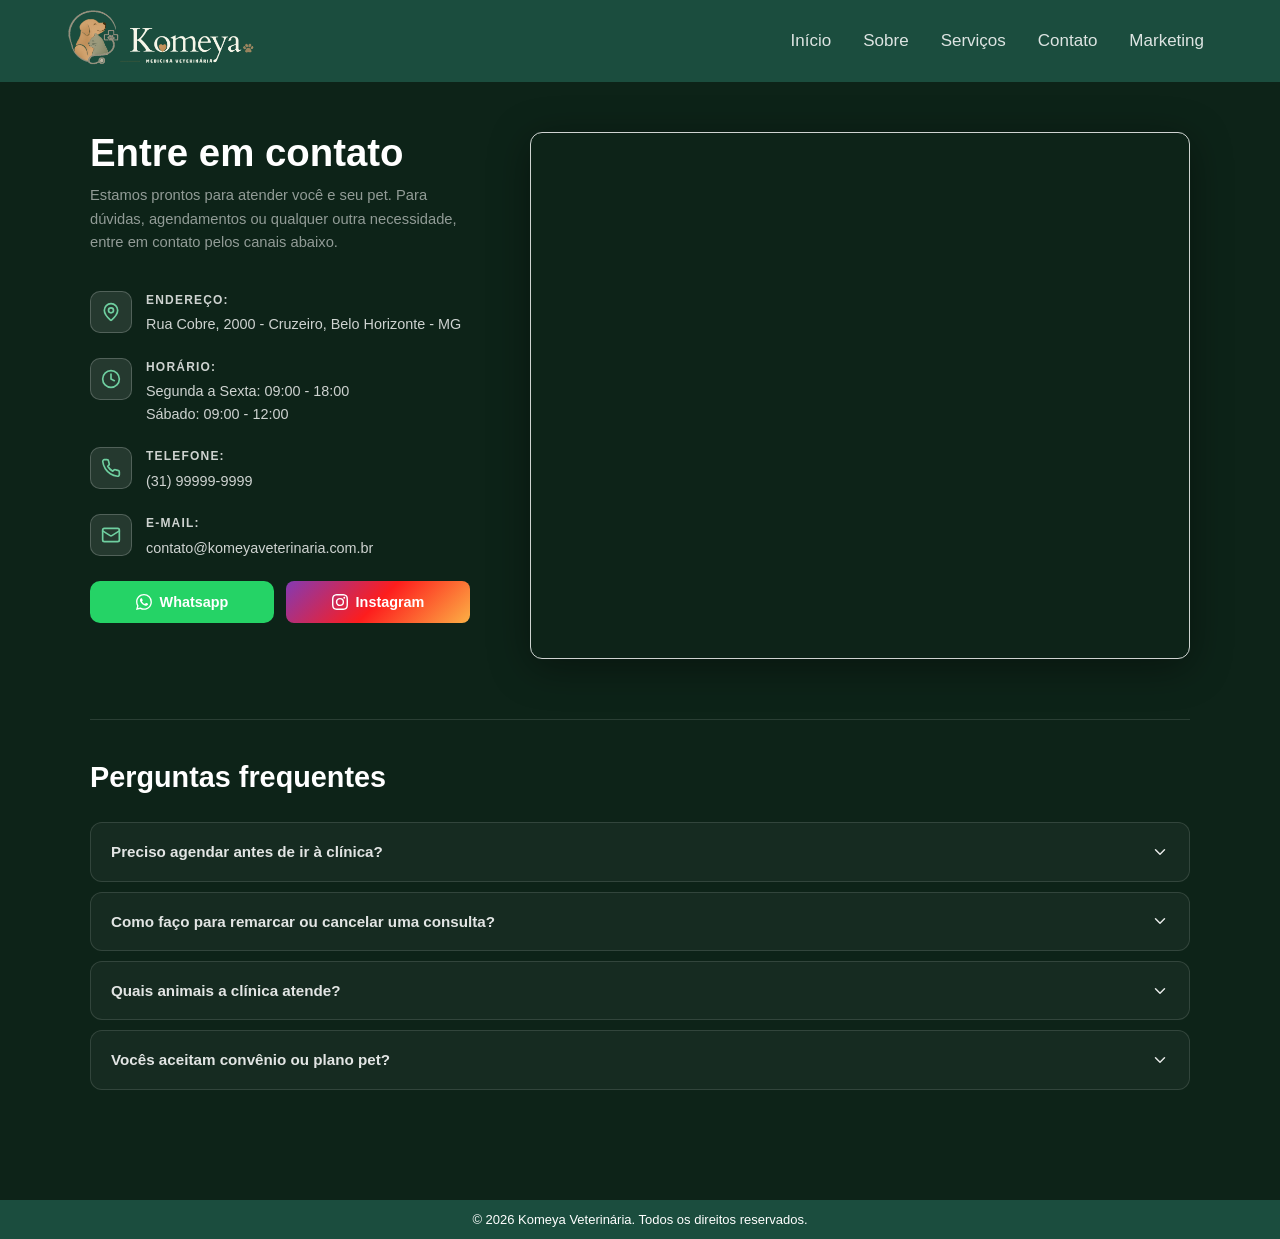
<file: pages/contato.html>
<!DOCTYPE html>
<html lang="pt-BR">

<head>
    <meta charset="UTF-8" />
    <meta name="viewport" content="width=device-width, initial-scale=1.0" />
    <link rel="stylesheet" href="../css/contato.css">
    <link rel="stylesheet" href="../css/style.css">
    <link rel="icon" type="image/png" href="../image/main-icon.ico">
    <title>Contato</title>
</head>

<body class="contato-body">
    <header>
        <div class="navbar">
            <a href="../index.html" class="logo-link">
                <img src="../image/Horizontal.png" alt="Logotipo Komeya" class="logotopo">
            </a>
            <nav class="nav-desktop" aria-label="Navegação principal">
                <a href="../index.html">Início</a>
                <a href="sobre.html">Sobre</a>
                <a href="serviços.html">Serviços</a>
                <a href="contato.html">Contato</a>
                <a href="marketing.html">Marketing</a>
            </nav>
            <button class="hamburger" id="btn" aria-label="Abrir menu" aria-expanded="false" onclick="toggleMenu()">
                <span class="bar"></span>
                <span class="bar"></span>
                <span class="bar"></span>
                <span class="bar"></span>
            </button>
        </div>
        <div class="nav-menu" id="menu" aria-hidden="true">
            <a href="../index.html">Início</a>
            <a href="sobre.html">Sobre</a>
            <a href="serviços.html">Serviços</a>
            <a href="contato.html">Contato</a>
            <a href="marketing.html">Marketing</a>
        </div>
    </header>

    <main>
        <section class="contato-section">
            <div class="contato-center">
                <!-- Painel de Contato -->
                <div class="tabelaEsq">
                    <h2>Entre em contato</h2>
                     <p class="contato-subtitulo">Estamos prontos para atender você e seu pet. Para dúvidas, agendamentos ou qualquer outra necessidade, entre em contato pelos canais abaixo.</p>
                    <div class="contato-info-list">
                        <div class="contato-info-item">
                            <div class="contato-info-icon">
                                <svg xmlns="http://www.w3.org/2000/svg" width="24" height="24" viewBox="0 0 24 24"
                                    fill="none" stroke="currentColor" stroke-width="2" stroke-linecap="round"
                                    stroke-linejoin="round"
                                    class="lucide lucide-map-pin mt-1 h-6 w-6 shrink-0 text-accent">
                                    <path
                                        d="M20 10c0 4.993-5.539 10.193-7.399 11.799a1 1 0 0 1-1.202 0C9.539 20.193 4 14.993 4 10a8 8 0 0 1 16 0">
                                    </path>
                                    <circle cx="12" cy="10" r="3"></circle>
                                </svg>
                            </div>
                            <div class="contato-info-text">
                                <p><strong>Endereço:</strong> Rua Cobre, 2000 - Cruzeiro, Belo Horizonte - MG</p>
                            </div>
                        </div>
                        <div class="contato-info-item">
                            <div class="contato-info-icon">
                                <svg xmlns="http://www.w3.org/2000/svg" width="24" height="24" viewBox="0 0 24 24"
                                    fill="none" stroke="currentColor" stroke-width="2" stroke-linecap="round"
                                    stroke-linejoin="round"
                                    class="lucide lucide-clock mt-1 h-6 w-6 shrink-0 text-accent">
                                    <circle cx="12" cy="12" r="10"></circle>
                                    <polyline points="12 6 12 12 16 14"></polyline>
                                </svg>
                            </div>
                            <div class="contato-info-text">
                                <p><strong>Horário:</strong> Segunda a Sexta: 09:00 - 18:00 <br>
                                    Sábado: 09:00 - 12:00</p>
                            </div>
                        </div>
                        <div class="contato-info-item">
                            <div class="contato-info-icon">
                                <svg xmlns="http://www.w3.org/2000/svg" width="24" height="24" viewBox="0 0 24 24"
                                    fill="none" stroke="currentColor" stroke-width="2" stroke-linecap="round"
                                    stroke-linejoin="round"
                                    class="lucide lucide-phone mt-1 h-6 w-6 shrink-0 text-accent">
                                    <path
                                        d="M22 16.92v3a2 2 0 0 1-2.18 2 19.79 19.79 0 0 1-8.63-3.07 19.5 19.5 0 0 1-6-6 19.79 19.79 0 0 1-3.07-8.67A2 2 0 0 1 4.11 2h3a2 2 0 0 1 2 1.72 12.84 12.84 0 0 0 .7 2.81 2 2 0 0 1-.45 2.11L8.09 9.91a16 16 0 0 0 6 6l1.27-1.27a2 2 0 0 1 2.11-.45 12.84 12.84 0 0 0 2.81.7A2 2 0 0 1 22 16.92z">
                                    </path>
                                </svg>
                            </div>
                            <div class="contato-info-text">
                                <p><strong>Telefone:</strong> (31) 99999-9999</p>
                            </div>
                        </div>
                        <div class="contato-info-item">
                            <div class="contato-info-icon">
                                <svg xmlns="http://www.w3.org/2000/svg" width="24" height="24" viewBox="0 0 24 24"
                                    fill="none" stroke="currentColor" stroke-width="2" stroke-linecap="round"
                                    stroke-linejoin="round"
                                    class="lucide lucide-mail mt-1 h-6 w-6 shrink-0 text-accent">
                                    <rect width="20" height="16" x="2" y="4" rx="2"></rect>
                                    <path d="m22 7-8.97 5.7a1.94 1.94 0 0 1-2.06 0L2 7"></path>
                                </svg>
                            </div>
                            <div class="contato-info-text">
                                <p><strong>E-mail:</strong> contato@komeyaveterinaria.com.br</p>
                            </div>
                        </div>
                        <div class="contato-buttons">
                            <a href="https://wa.me/5531999999999?text=Olá%2C+Gostaria+de+agendar+uma+consulta."
                                 class="button-wpp">
                                <svg xmlns="http://www.w3.org/2000/svg" width="16" height="16" fill="currentColor"
                                    target"_blank" class="bi bi-whatsapp" viewBox="0 0 16 16">
                                    <path
                                        d="M13.601 2.326A7.85 7.85 0 0 0 7.994 0C3.627 0 .068 3.558.064 7.926c0 1.399.366 2.76 1.057 3.965L0 16l4.204-1.102a7.9 7.9 0 0 0 3.79.965h.004c4.368 0 7.926-3.558 7.93-7.93A7.9 7.9 0 0 0 13.6 2.326zM7.994 14.521a6.6 6.6 0 0 1-3.356-.92l-.24-.144-2.494.654.666-2.433-.156-.251a6.56 6.56 0 0 1-1.007-3.505c0-3.626 2.957-6.584 6.591-6.584a6.56 6.56 0 0 1 4.66 1.931 6.56 6.56 0 0 1 1.928 4.66c-.004 3.639-2.961 6.592-6.592 6.592m3.615-4.934c-.197-.099-1.17-.578-1.353-.646-.182-.065-.315-.099-.445.099-.133.197-.513.646-.627.775-.114.133-.232.148-.43.05-.197-.1-.836-.308-1.592-.985-.59-.525-.985-1.175-1.103-1.372-.114-.198-.011-.304.088-.403.087-.088.197-.232.296-.346.1-.114.133-.198.198-.33.065-.134.034-.248-.015-.347-.05-.099-.445-1.076-.612-1.47-.16-.389-.323-.335-.445-.34-.114-.007-.247-.007-.38-.007a.73.73 0 0 0-.529.247c-.182.198-.691.677-.691 1.654s.71 1.916.81 2.049c.098.133 1.394 2.132 3.383 2.992.47.205.84.326 1.129.418.475.152.904.129 1.246.08.38-.058 1.171-.48 1.338-.943.164-.464.164-.86.114-.943-.049-.084-.182-.133-.38-.232" />
                                </svg>
                                Whatsapp </a>
                            <a href="https://www.instagram.com/komeyaveterinaria/" target="_blank" class="button-ig">
                                <svg xmlns="http://www.w3.org/2000/svg" width="16" height="16" fill="currentColor"
                                    class="bi bi-instagram" viewBox="0 0 16 16">
                                    <path
                                        d="M8 0C5.829 0 5.556.01 4.703.048 3.85.088 3.269.222 2.76.42a3.9 3.9 0 0 0-1.417.923A3.9 3.9 0 0 0 .42 2.76C.222 3.268.087 3.85.048 4.7.01 5.555 0 5.827 0 8.001c0 2.172.01 2.444.048 3.297.04.852.174 1.433.372 1.942.205.526.478.972.923 1.417.444.445.89.719 1.416.923.51.198 1.09.333 1.942.372C5.555 15.99 5.827 16 8 16s2.444-.01 3.298-.048c.851-.04 1.434-.174 1.943-.372a3.9 3.9 0 0 0 1.416-.923c.445-.445.718-.891.923-1.417.197-.509.332-1.09.372-1.942C15.99 10.445 16 10.173 16 8s-.01-2.445-.048-3.299c-.04-.851-.175-1.433-.372-1.941a3.9 3.9 0 0 0-.923-1.417A3.9 3.9 0 0 0 13.24.42c-.51-.198-1.092-.333-1.943-.372C10.443.01 10.172 0 7.998 0zm-.717 1.442h.718c2.136 0 2.389.007 3.232.046.78.035 1.204.166 1.486.275.373.145.64.319.92.599s.453.546.598.92c.11.281.24.705.275 1.485.039.843.047 1.096.047 3.231s-.008 2.389-.047 3.232c-.035.78-.166 1.203-.275 1.485a2.5 2.5 0 0 1-.599.919c-.28.28-.546.453-.92.598-.28.11-.704.24-1.485.276-.843.038-1.096.047-3.232.047s-2.39-.009-3.233-.047c-.78-.036-1.203-.166-1.485-.276a2.5 2.5 0 0 1-.92-.598 2.5 2.5 0 0 1-.6-.92c-.109-.281-.24-.705-.275-1.485-.038-.843-.046-1.096-.046-3.233s.008-2.388.046-3.231c.036-.78.166-1.204.276-1.486.145-.373.319-.64.599-.92s.546-.453.92-.598c.282-.11.705-.24 1.485-.276.738-.034 1.024-.044 2.515-.045zm4.988 1.328a.96.96 0 1 0 0 1.92.96.96 0 0 0 0-1.92m-4.27 1.122a4.109 4.109 0 1 0 0 8.217 4.109 4.109 0 0 0 0-8.217m0 1.441a2.667 2.667 0 1 1 0 5.334 2.667 2.667 0 0 1 0-5.334" />
                                </svg>
                                Instagram</a>
                        </div>

                    </div>
                </div>
                
                <!-- Mapa -->
                <div class="contatomapa">
                  <iframe src="https://www.google.com/maps/embed?pb=!1m18!1m12!1m3!1d3750.539993625526!2d-43.925409599999995!3d-19.9437805!2m3!1f0!2f0!3f0!3m2!1i1024!2i768!4f13.1!3m3!1m2!1s0xa699c00e2b4f6d%3A0x151e458ff7e7fbab!2sUniversidade%20FUMEC!5e0!3m2!1spt-BR!2sbr!4v1780512024137!5m2!1spt-BR!2sbr" width="600" height="450" style="border:0;" allowfullscreen="" loading="lazy" referrerpolicy="no-referrer-when-downgrade" title="Localização da clínica"></iframe>
                </div>
            </div>
            <!-- FAQ -->
            <div class="faq-section">
                <h2 class="faq-titulo">Perguntas frequentes</h2>
                <div class="faq-lista" id="faqLista">

                    <div class="faq-item">
                        <button class="faq-pergunta" aria-expanded="false" onclick="toggleFaq(this)">
                            Preciso agendar antes de ir à clínica?
                            <svg class="faq-chevron" xmlns="http://www.w3.org/2000/svg" width="18" height="18" viewBox="0 0 24 24" fill="none" stroke="currentColor" stroke-width="2" stroke-linecap="round" stroke-linejoin="round"><polyline points="6 9 12 15 18 9"></polyline></svg>
                        </button>
                        <div class="faq-resposta">
                            <p>Sim, recomendamos o agendamento prévio para garantir o seu horário. Você pode agendar pelo telefone ou pelo nosso WhatsApp.</p>
                        </div>
                    </div>

                    <div class="faq-item">
                        <button class="faq-pergunta" aria-expanded="false" onclick="toggleFaq(this)">
                            Como faço para remarcar ou cancelar uma consulta?
                            <svg class="faq-chevron" xmlns="http://www.w3.org/2000/svg" width="18" height="18" viewBox="0 0 24 24" fill="none" stroke="currentColor" stroke-width="2" stroke-linecap="round" stroke-linejoin="round"><polyline points="6 9 12 15 18 9"></polyline></svg>
                        </button>
                        <div class="faq-resposta">
                            <p>Entre em contato pelo telefone ou WhatsApp com pelo menos 24 horas de antecedência e nossa equipe irá te ajudar.</p>
                        </div>
                    </div>

                    <div class="faq-item">
                        <button class="faq-pergunta" aria-expanded="false" onclick="toggleFaq(this)">
                            Quais animais a clínica atende?
                            <svg class="faq-chevron" xmlns="http://www.w3.org/2000/svg" width="18" height="18" viewBox="0 0 24 24" fill="none" stroke="currentColor" stroke-width="2" stroke-linecap="round" stroke-linejoin="round"><polyline points="6 9 12 15 18 9"></polyline></svg>
                        </button>
                        <div class="faq-resposta">
                            <p>Atendemos cães e gatos. Entre em contato para verificar disponibilidade para outras espécies.</p>
                        </div>
                    </div>

                    <div class="faq-item">
                        <button class="faq-pergunta" aria-expanded="false" onclick="toggleFaq(this)">
                            Vocês aceitam convênio ou plano pet?
                            <svg class="faq-chevron" xmlns="http://www.w3.org/2000/svg" width="18" height="18" viewBox="0 0 24 24" fill="none" stroke="currentColor" stroke-width="2" stroke-linecap="round" stroke-linejoin="round"><polyline points="6 9 12 15 18 9"></polyline></svg>
                        </button>
                        <div class="faq-resposta">
                            <p>Sim, trabalhamos com alguns planos pet. Consulte-nos pelo WhatsApp para verificar se o seu plano é aceito e quais coberturas estão disponíveis.</p>
                        </div>
                    </div>

                </div>
            </div>
        </section>
    </main>

    <footer>
        <p>&copy; 2026 Komeya Veterinária. Todos os direitos reservados.</p>
    </footer>
    <script>
        function toggleFaq(btn) {
            var item = btn.closest('.faq-item');
            var isOpen = item.classList.contains('faq-aberto');
            document.querySelectorAll('.faq-item.faq-aberto').forEach(function(el) {
                el.classList.remove('faq-aberto');
                el.querySelector('.faq-pergunta').setAttribute('aria-expanded', 'false');
            });
            if (!isOpen) {
                item.classList.add('faq-aberto');
                btn.setAttribute('aria-expanded', 'true');
            }
        }
    </script>
    <script src="../js/script.js" defer></script>
</body>

</html>
</file>
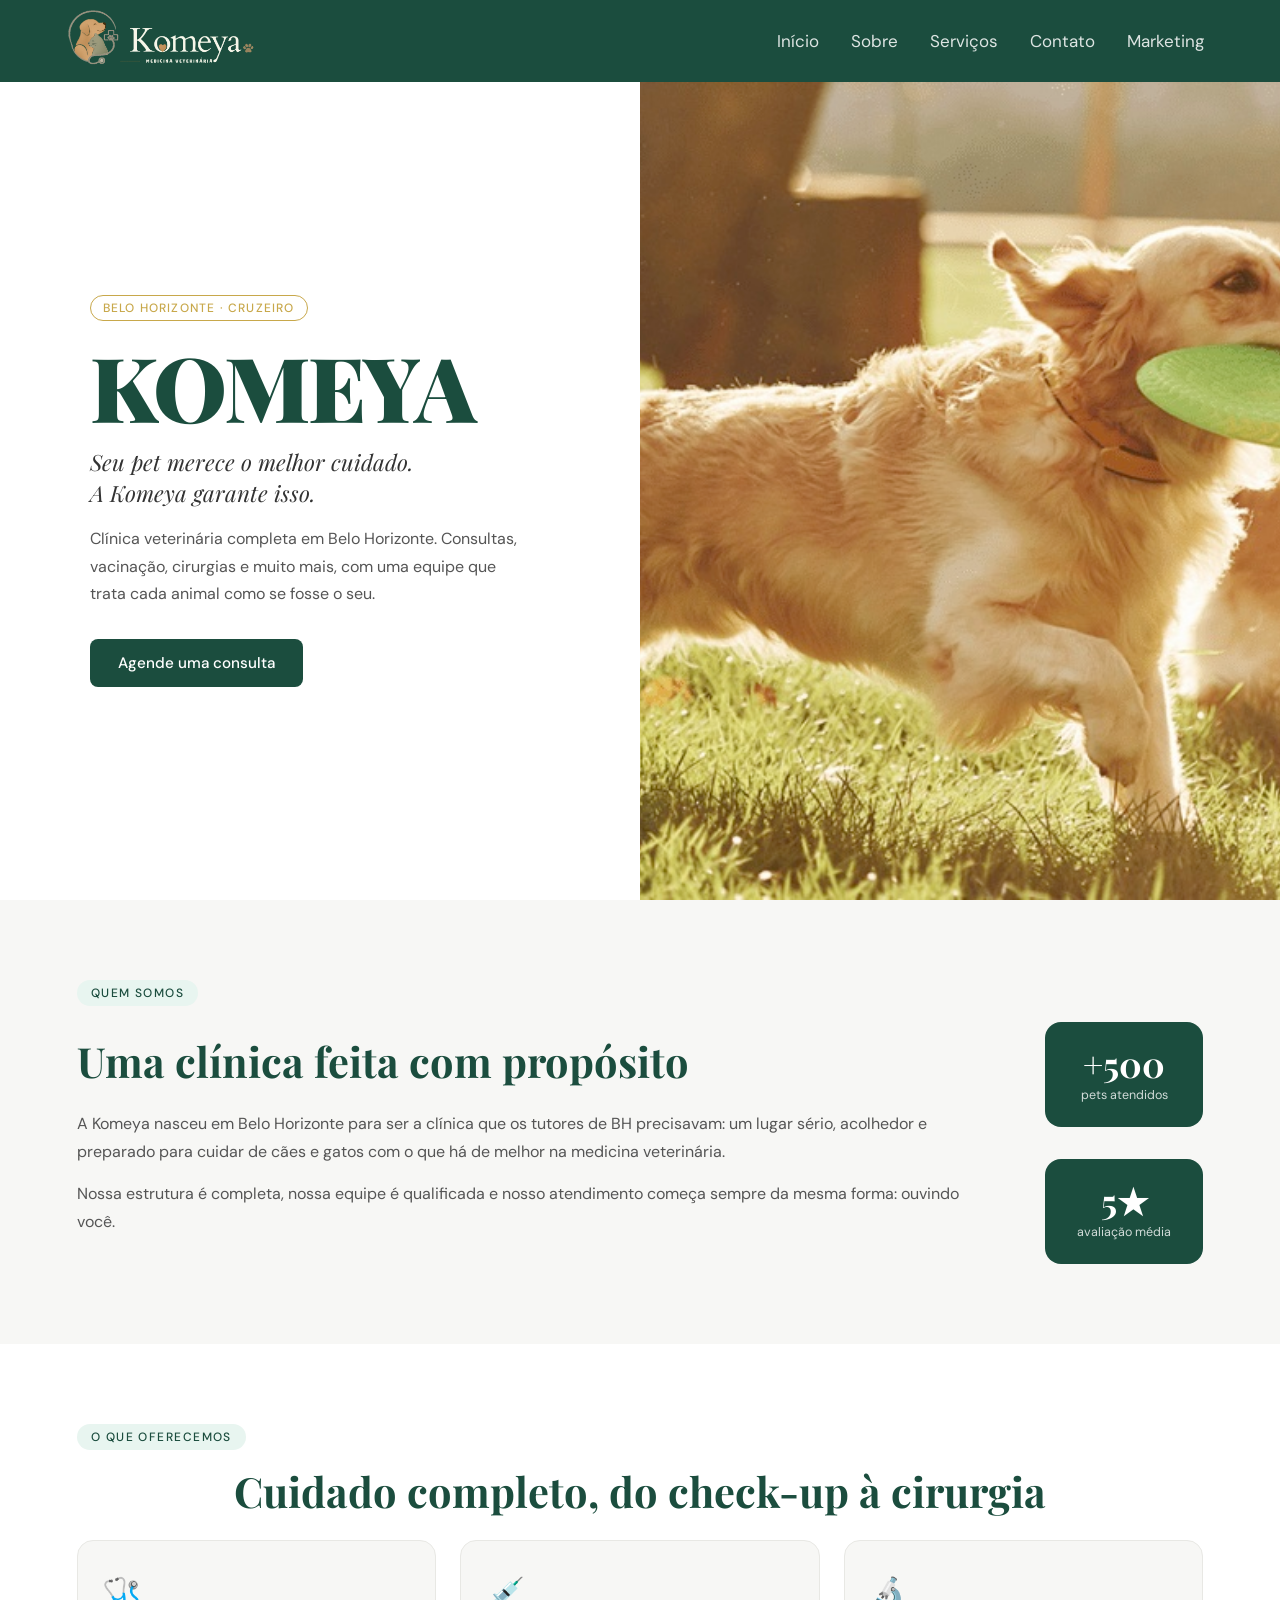
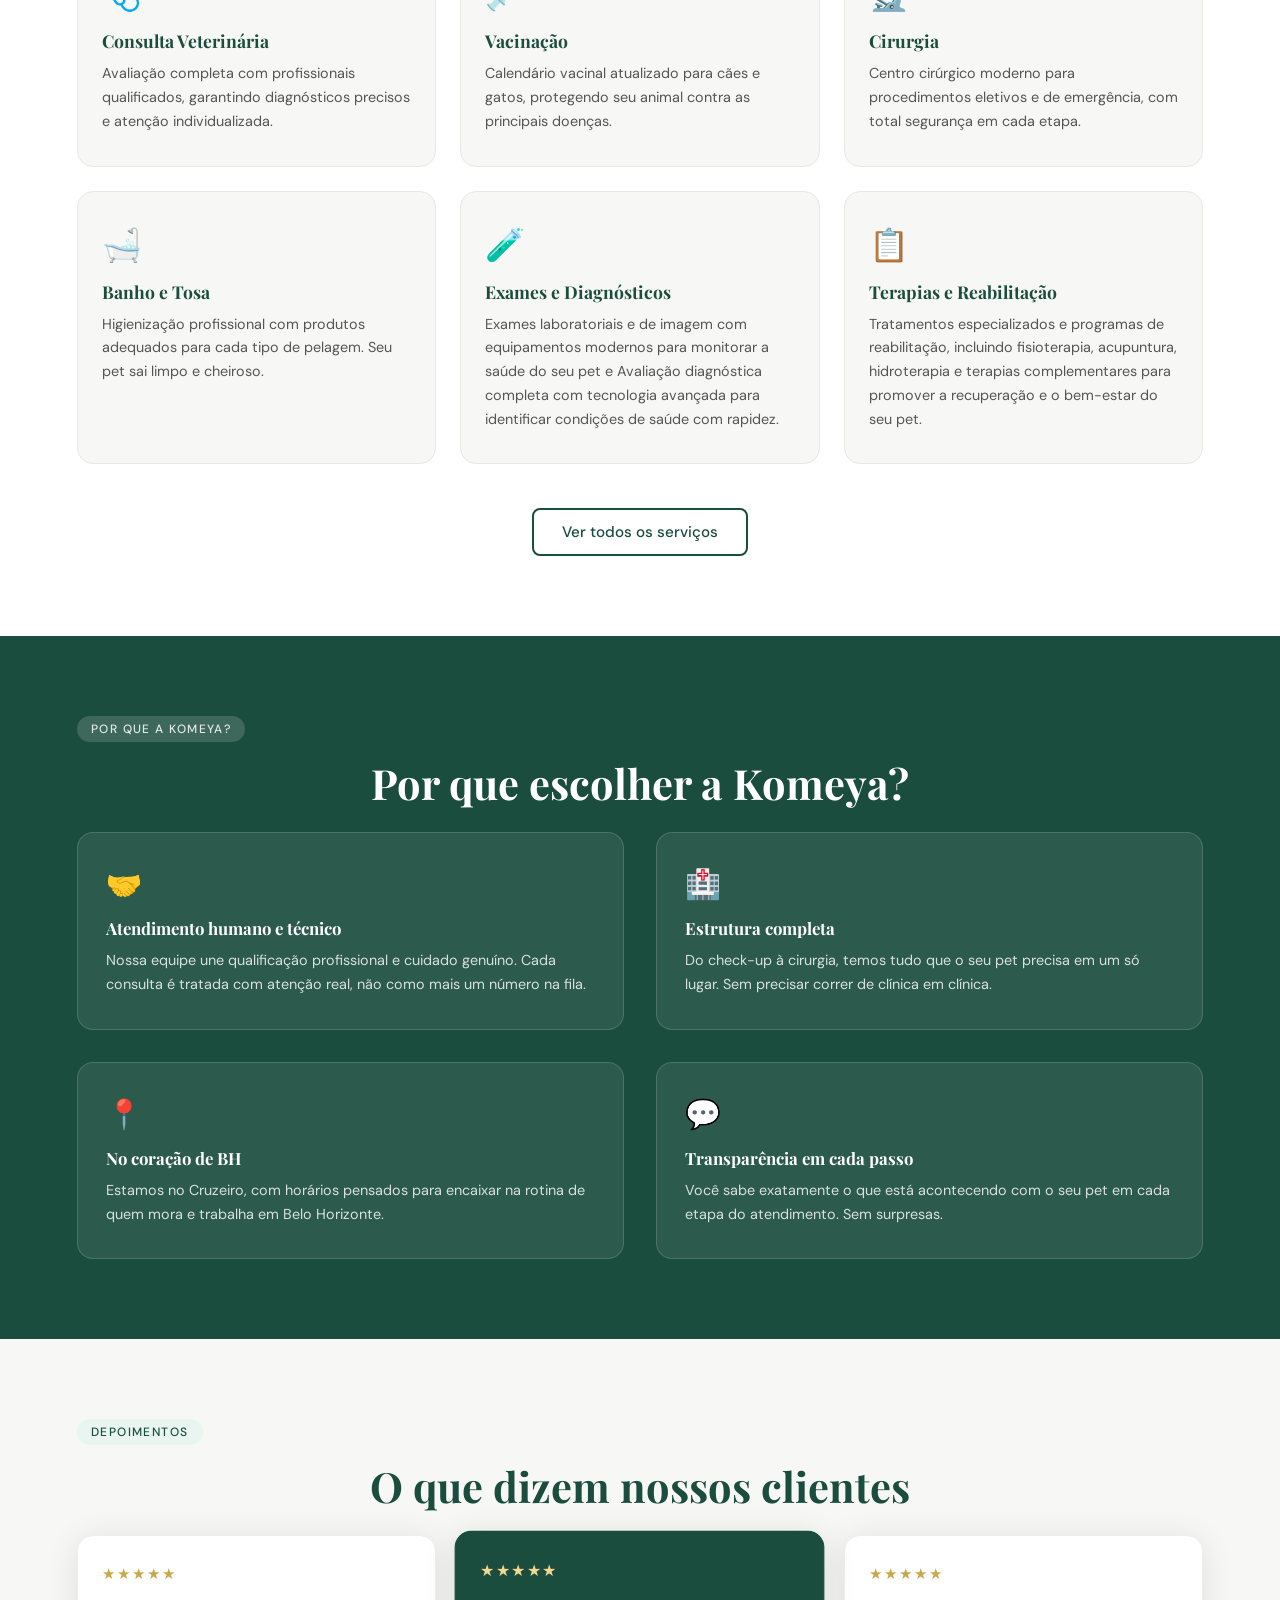
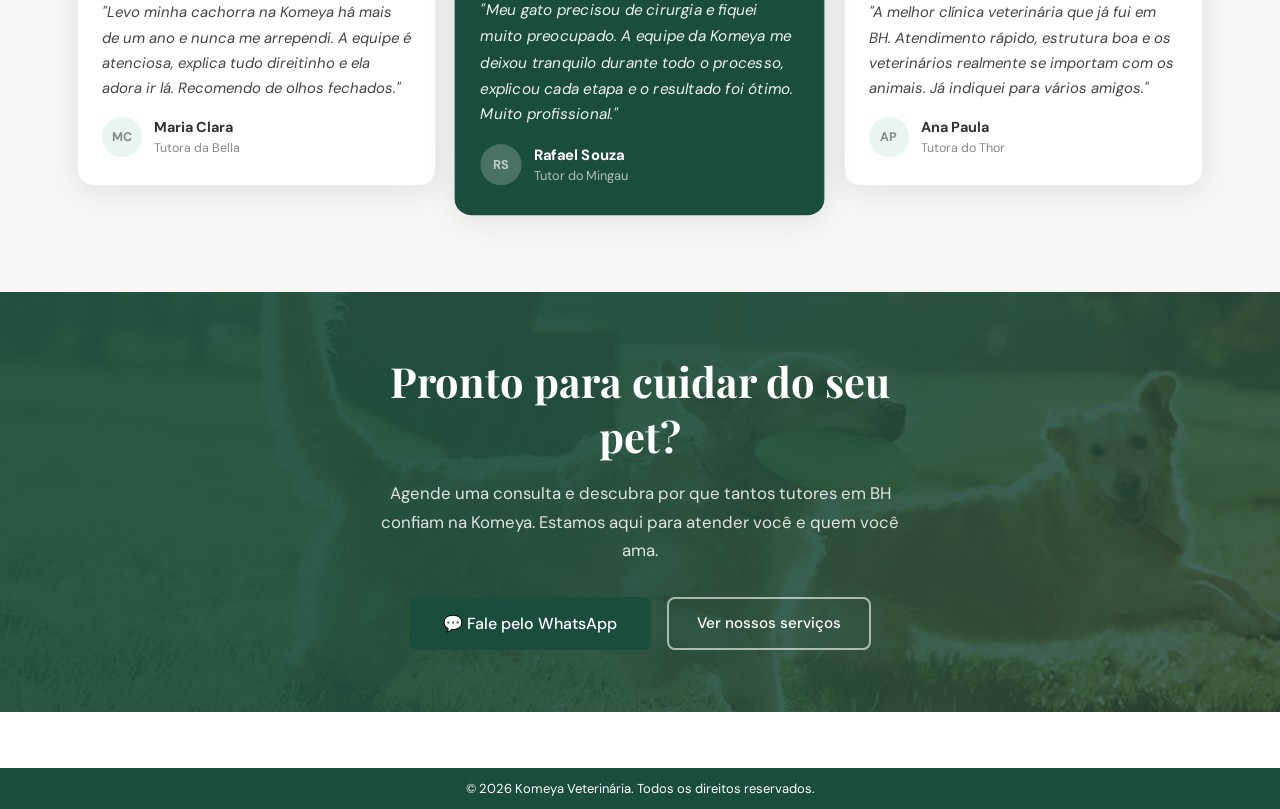
<file: pages/marketing.html>
<!DOCTYPE html>
<html lang="pt-BR">

<head>
  <meta charset="UTF-8">
  <meta name="viewport" content="width=device-width, initial-scale=1.0">
  <title>Komeya — Medicina Veterinária</title>
  <link rel="stylesheet" href="../css/style.css">
  <link rel="stylesheet" href="../css/marketing.css">
  <link rel="icon" type="image/png" href="../image/main-icon.ico">
  <link rel="preconnect" href="https://fonts.googleapis.com">
  <link rel="preconnect" href="https://fonts.gstatic.com" crossorigin>
  <link href="https://fonts.googleapis.com/css2?family=Playfair+Display:wght@400;700;900&family=DM+Sans:wght@300;400;500&display=swap" rel="stylesheet">
</head>

<body>

  <header>
    <div class="navbar">
      <a href="../index.html" class="logo-link">
        <img src="../image/Horizontal.png" alt="Logotipo Komeya" class="logotopo">
      </a>
      <nav class="nav-desktop" aria-label="Navegação principal">
        <a href="../index.html">Início</a>
        <a href="sobre.html">Sobre</a>
        <a href="serviços.html">Serviços</a>
        <a href="contato.html">Contato</a>
        <a href="marketing.html">Marketing</a>
      </nav>
      <button class="hamburger" id="btn" aria-label="Abrir menu" aria-expanded="false" onclick="toggleMenu()">
        <span class="bar"></span>
        <span class="bar"></span>
        <span class="bar"></span>
      </button>
    </div>
    <div class="nav-menu" id="menu" aria-hidden="true">
      <a href="../index.html">Início</a>
      <a href="sobre.html">Sobre</a>
      <a href="serviços.html">Serviços</a>
      <a href="contato.html">Contato</a>
      <a href="marketing.html">Marketing</a>
    </div>
  </header>

  <main class="lp-main">


    <section class="lp-hero">
      <div class="lp-hero-content">
        <span class="lp-badge">Belo Horizonte · Cruzeiro</span>
        <h1 class="lp-hero-title">KOMEYA</h1>
        <p class="lp-hero-sub">Seu pet merece o melhor cuidado.<br>A Komeya garante isso.</p>
        <p class="lp-hero-desc">Clínica veterinária completa em Belo Horizonte. Consultas, vacinação, cirurgias e muito mais, com uma equipe que trata cada animal como se fosse o seu.</p>
        <a href="https://wa.me/5531999999999?text=Olá%2C+gostaria+de+agendar+uma+consulta." class="lp-btn-primary">Agende uma consulta</a>
      </div>
      <div class="lp-hero-img">
        <img src="../image/golden-health.jpg" alt="Pet feliz na Komeya">
      </div>
    </section>


    <section class="lp-section lp-sobre">
      <div class="lp-section-tag">Quem somos</div>
      <div class="lp-sobre-grid">
        <div class="lp-sobre-text">
          <h2 class="lp-section-title">Uma clínica feita com propósito</h2>
          <p>A Komeya nasceu em Belo Horizonte para ser a clínica que os tutores de BH precisavam: um lugar sério, acolhedor e preparado para cuidar de cães e gatos com o que há de melhor na medicina veterinária.</p>
          <p>Nossa estrutura é completa, nossa equipe é qualificada e nosso atendimento começa sempre da mesma forma: ouvindo você.</p>
        </div>
        <div class="lp-sobre-accent">
          <div class="lp-accent-item">
            <span class="lp-accent-number">+500</span>
            <span class="lp-accent-label">pets atendidos</span>
          </div>
          <div class="lp-accent-item">
            <span class="lp-accent-number">5★</span>
            <span class="lp-accent-label">avaliação média</span>
          </div>
        </div>
      </div>
    </section>

    <!-- SERVIÇOS -->
    <section class="lp-section lp-servicos">
      <div class="lp-section-tag">O que oferecemos</div>
      <h2 class="lp-section-title lp-center">Cuidado completo, do check-up à cirurgia</h2>
      <div class="lp-servicos-grid">
        <div class="lp-servico-card">
          <span class="lp-servico-icon">🩺</span>
          <h3>Consulta Veterinária</h3>
          <p>Avaliação completa com profissionais qualificados, garantindo diagnósticos precisos e atenção individualizada.</p>
        </div>
        <div class="lp-servico-card">
          <span class="lp-servico-icon">💉</span>
          <h3>Vacinação</h3>
          <p>Calendário vacinal atualizado para cães e gatos, protegendo seu animal contra as principais doenças.</p>
        </div>
        <div class="lp-servico-card">
          <span class="lp-servico-icon">🔬</span>
          <h3>Cirurgia</h3>
          <p>Centro cirúrgico moderno para procedimentos eletivos e de emergência, com total segurança em cada etapa.</p>
        </div>
        <div class="lp-servico-card">
          <span class="lp-servico-icon">🛁</span>
          <h3>Banho e Tosa</h3>
          <p>Higienização profissional com produtos adequados para cada tipo de pelagem. Seu pet sai limpo e cheiroso.</p>
        </div>
        <div class="lp-servico-card">
          <span class="lp-servico-icon">🧪</span>
          <h3>Exames e Diagnósticos</h3>
          <p>Exames laboratoriais e de imagem com equipamentos modernos para monitorar a saúde do seu pet e Avaliação diagnóstica completa com tecnologia avançada para identificar condições de saúde com rapidez.</p>
        </div>
        <div class="lp-servico-card">
          <span class="lp-servico-icon">📋</span>
          <h3>Terapias e Reabilitação</h3>
          <p>Tratamentos especializados e programas de reabilitação, incluindo fisioterapia, acupuntura, hidroterapia e terapias complementares para promover a recuperação e o bem-estar do seu pet.</p>
        </div>
      </div>
      <div class="lp-center" style="margin-top: 44px;">
        <a href="serviços.html" class="lp-btn-outline">Ver todos os serviços</a>
      </div>
    </section>

    <!-- DIFERENCIAIS -->
    <section class="lp-section lp-diferenciais">
      <div class="lp-section-tag lp-tag-light">Por que a Komeya?</div>
      <h2 class="lp-section-title lp-center lp-white">Por que escolher a Komeya?</h2>
      <div class="lp-diferenciais-grid">
        <div class="lp-diferencial">
          <span class="lp-dif-icon">🤝</span>
          <h3>Atendimento humano e técnico</h3>
          <p>Nossa equipe une qualificação profissional e cuidado genuíno. Cada consulta é tratada com atenção real, não como mais um número na fila.</p>
        </div>
        <div class="lp-diferencial">
          <span class="lp-dif-icon">🏥</span>
          <h3>Estrutura completa</h3>
          <p>Do check-up à cirurgia, temos tudo que o seu pet precisa em um só lugar. Sem precisar correr de clínica em clínica.</p>
        </div>
        <div class="lp-diferencial">
          <span class="lp-dif-icon">📍</span>
          <h3>No coração de BH</h3>
          <p>Estamos no Cruzeiro, com horários pensados para encaixar na rotina de quem mora e trabalha em Belo Horizonte.</p>
        </div>
        <div class="lp-diferencial">
          <span class="lp-dif-icon">💬</span>
          <h3>Transparência em cada passo</h3>
          <p>Você sabe exatamente o que está acontecendo com o seu pet em cada etapa do atendimento. Sem surpresas.</p>
        </div>
      </div>
    </section>

    <section class="lp-section lp-depoimentos">
      <div class="lp-section-tag">Depoimentos</div>
      <h2 class="lp-section-title lp-center">O que dizem nossos clientes</h2>
      <div class="lp-depoimentos-grid">
        <div class="lp-depoimento">
          <div class="lp-dep-estrelas">★★★★★</div>
          <p class="lp-dep-texto">"Levo minha cachorra na Komeya há mais de um ano e nunca me arrependi. A equipe é atenciosa, explica tudo direitinho e ela adora ir lá. Recomendo de olhos fechados."</p>
          <div class="lp-dep-autor">
            <span class="lp-dep-avatar">MC</span>
            <div>
              <strong>Maria Clara</strong>
              <span>Tutora da Bella</span>
            </div>
          </div>
        </div>
        <div class="lp-depoimento lp-dep-destaque">
          <div class="lp-dep-estrelas">★★★★★</div>
          <p class="lp-dep-texto">"Meu gato precisou de cirurgia e fiquei muito preocupado. A equipe da Komeya me deixou tranquilo durante todo o processo, explicou cada etapa e o resultado foi ótimo. Muito profissional."</p>
          <div class="lp-dep-autor">
            <span class="lp-dep-avatar">RS</span>
            <div>
              <strong>Rafael Souza</strong>
              <span>Tutor do Mingau</span>
            </div>
          </div>
        </div>
        <div class="lp-depoimento">
          <div class="lp-dep-estrelas">★★★★★</div>
          <p class="lp-dep-texto">"A melhor clínica veterinária que já fui em BH. Atendimento rápido, estrutura boa e os veterinários realmente se importam com os animais. Já indiquei para vários amigos."</p>
          <div class="lp-dep-autor">
            <span class="lp-dep-avatar">AP</span>
            <div>
              <strong>Ana Paula</strong>
              <span>Tutora do Thor</span>
            </div>
          </div>
        </div>
      </div>
    </section>

    <!-- CTA FINAL -->
    <section class="lp-cta-final">
      <div class="lp-cta-inner">
        <img src="../image/golden-health.jpg" alt="" class="lp-cta-bg-img" aria-hidden="true">
        <div class="lp-cta-overlay"></div>
        <div class="lp-cta-content">
          <h2 class="lp-cta-title">Pronto para cuidar do seu pet?</h2>
          <p>Agende uma consulta e descubra por que tantos tutores em BH confiam na Komeya. Estamos aqui para atender você e quem você ama.</p>
          <div class="lp-cta-btns">
            <a href="https://wa.me/5531999999999?text=Olá%2C+gostaria+de+agendar+uma+consulta." target"_blank" class="lp-btn-primary lp-btn-lg">💬 Fale pelo WhatsApp</a>
            <a href="serviços.html" class="lp-btn-ghost">Ver nossos serviços</a>
          </div>
        </div>
      </div>
    </section>

  </main>

  <footer>
    <p>&copy; 2026 Komeya Veterinária. Todos os direitos reservados.</p>
  </footer>

  <script src="../js/script.js" defer></script>
</body>
</html>
</file>
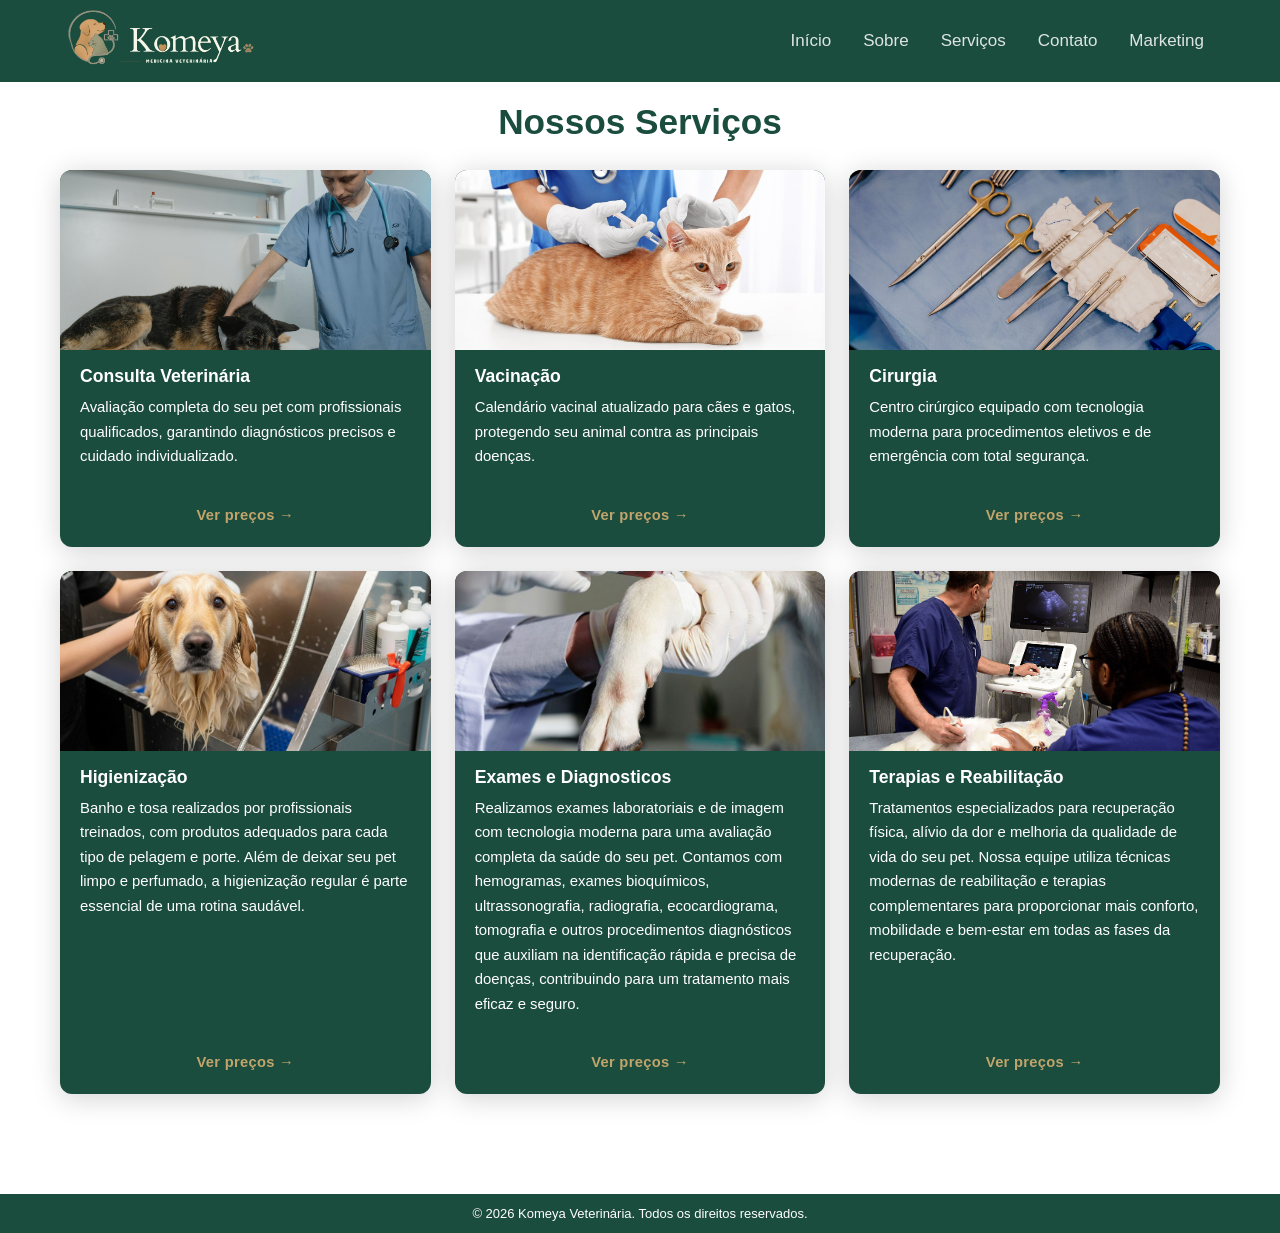
<file: pages/serviços.html>
<!DOCTYPE html>
<html lang="pt-BR">

<head>
  <meta charset="UTF-8">
  <meta name="viewport" content="width=device-width, initial-scale=1.0">
  <title>Serviços — Komeya</title>
  <link rel="stylesheet" href="../css/style.css">
  <link rel="stylesheet" href="../css/servicos.css">
  <link rel="icon" type="image/png" href="../image/main-icon.ico">

</head>

<body>

  <header>
    <div class="navbar">
      <a href="../index.html" class="logo-link">
        <img src="../image/Horizontal.png" alt="Logotipo Komeya" class="logotopo">
      </a>

      <nav class="nav-desktop" aria-label="Navegação principal">
        <a href="../index.html">Início</a>
        <a href="../pages/sobre.html">Sobre</a>
        <a href="../pages/serviços.html">Serviços</a>
        <a href="../pages/contato.html">Contato</a>
        <a href="../pages/marketing.html">Marketing</a>
      </nav>

      <button class="hamburger" id="btn" aria-label="Abrir menu" aria-expanded="false" onclick="toggleMenu()">
        <span class="bar"></span>
        <span class="bar"></span>
        <span class="bar"></span>
        <span class="bar"></span>
      </button>
    </div>

    <div class="nav-menu" id="menu" aria-hidden="true">
      <a href="../index.html">Início</a>
      <a href="../pages/sobre.html">Sobre</a>
      <a href="../pages/serviços.html">Serviços</a>
      <a href="../pages/contato.html">Contato</a>
      <a href="../pages/marketing.html">Marketing</a>
    </div>
  </header>

  <main>
    <h1 class="servicos-titulo">Nossos Serviços</h1>
    <div class="container">

      <div class="item" onclick="abrirModal('Consulta Veterinária')">
        <figure>
          <img src="../image/dog-checkup.jpeg" alt="Consulta Veterinária">
        </figure>
        <h3>Consulta Veterinária</h3>
        <p>Avaliação completa do seu pet com profissionais qualificados, garantindo diagnósticos precisos e cuidado
          individualizado.</p>
      </div>

      <div class="item" onclick="abrirModal('Vacinação')">
        <figure>
          <img src="../image/cat-vaccinations-og.jpg" alt="Vacinação">
        </figure>
        <h3>Vacinação</h3>
        <p>Calendário vacinal atualizado para cães e gatos, protegendo seu animal contra as principais doenças.</p>
      </div>

      <div class="item" onclick="abrirModal('Cirurgia')">
        <figure>
          <img src="../image/pet-surgery.jpg" alt="Cirurgia">
        </figure>
        <h3>Cirurgia</h3>
        <p>Centro cirúrgico equipado com tecnologia moderna para procedimentos eletivos e de emergência com total
          segurança.</p>
      </div>

      <div class="item" onclick="abrirModal('Higienização')">
        <figure>
          <img src="../image/image4-1.jpg" alt="Serviço 4">
        </figure>
        <h3>Higienização</h3>
        <p>Banho e tosa realizados por profissionais treinados, com produtos adequados para cada tipo de pelagem e
          porte. Além de deixar seu pet limpo e perfumado, a higienização regular é parte essencial de uma rotina
          saudável.</p>
      </div>

      <div class="item" onclick="abrirModal('Exames e Diagnosticos')">
        <figure>
          <img src="../image/canine-blood-testing.jpg" alt="Serviço 5">
        </figure>
        <h3>Exames e Diagnosticos</h3>
        <p>Realizamos exames laboratoriais e de imagem com tecnologia moderna para uma avaliação completa da saúde do
          seu pet. Contamos com hemogramas, exames bioquímicos, ultrassonografia, radiografia, ecocardiograma,
          tomografia e outros procedimentos diagnósticos que auxiliam na identificação rápida e precisa de doenças,
          contribuindo para um tratamento mais eficaz e seguro.</p>
      </div>

      <div class="item" onclick="abrirModal('Terapias e Reabilitação')">
        <figure>
          <img src="../image/pet-ultrasound.jpg" alt="Serviço 6">
        </figure>
        <h3>Terapias e Reabilitação</h3>
        <p>Tratamentos especializados para recuperação física, alívio da dor e melhoria da qualidade de vida do seu pet.
          Nossa equipe utiliza técnicas modernas de reabilitação e terapias complementares para proporcionar mais
          conforto, mobilidade e bem-estar em todas as fases da recuperação.</p>
      </div>
    </div>
    <div class="page">
  </main>

  <footer>
    <p>&copy; 2026 Komeya Veterinária. Todos os direitos reservados.</p>
  </footer>

  <!-- ════════════════ MODAL ════════════════ -->
  <div id="modal-overlay" role="dialog" aria-modal="true" aria-labelledby="modal-titulo">
    <div id="modal">
      <button id="modal-close" onclick="fecharModal()" aria-label="Fechar"></button>

      <h2 id="modal-titulo">Veja os preços</h2>
      <p class="modal-subtitle" id="modal-servico-nome"></p>

      <div class="modal-field">
        <label for="sel-especie">Espécie</label>
        <select id="sel-especie" onchange="atualizarRacas()">
          <option value="">Selecione…</option>
          <option value="cachorro">Cachorro</option>
          <option value="gato">Gato</option>
        </select>
      </div>

      <div id="resultado"></div>

    </div>
  </div>

  <script src="../js/script.js" defer></script>

</body>

</html>
</file>
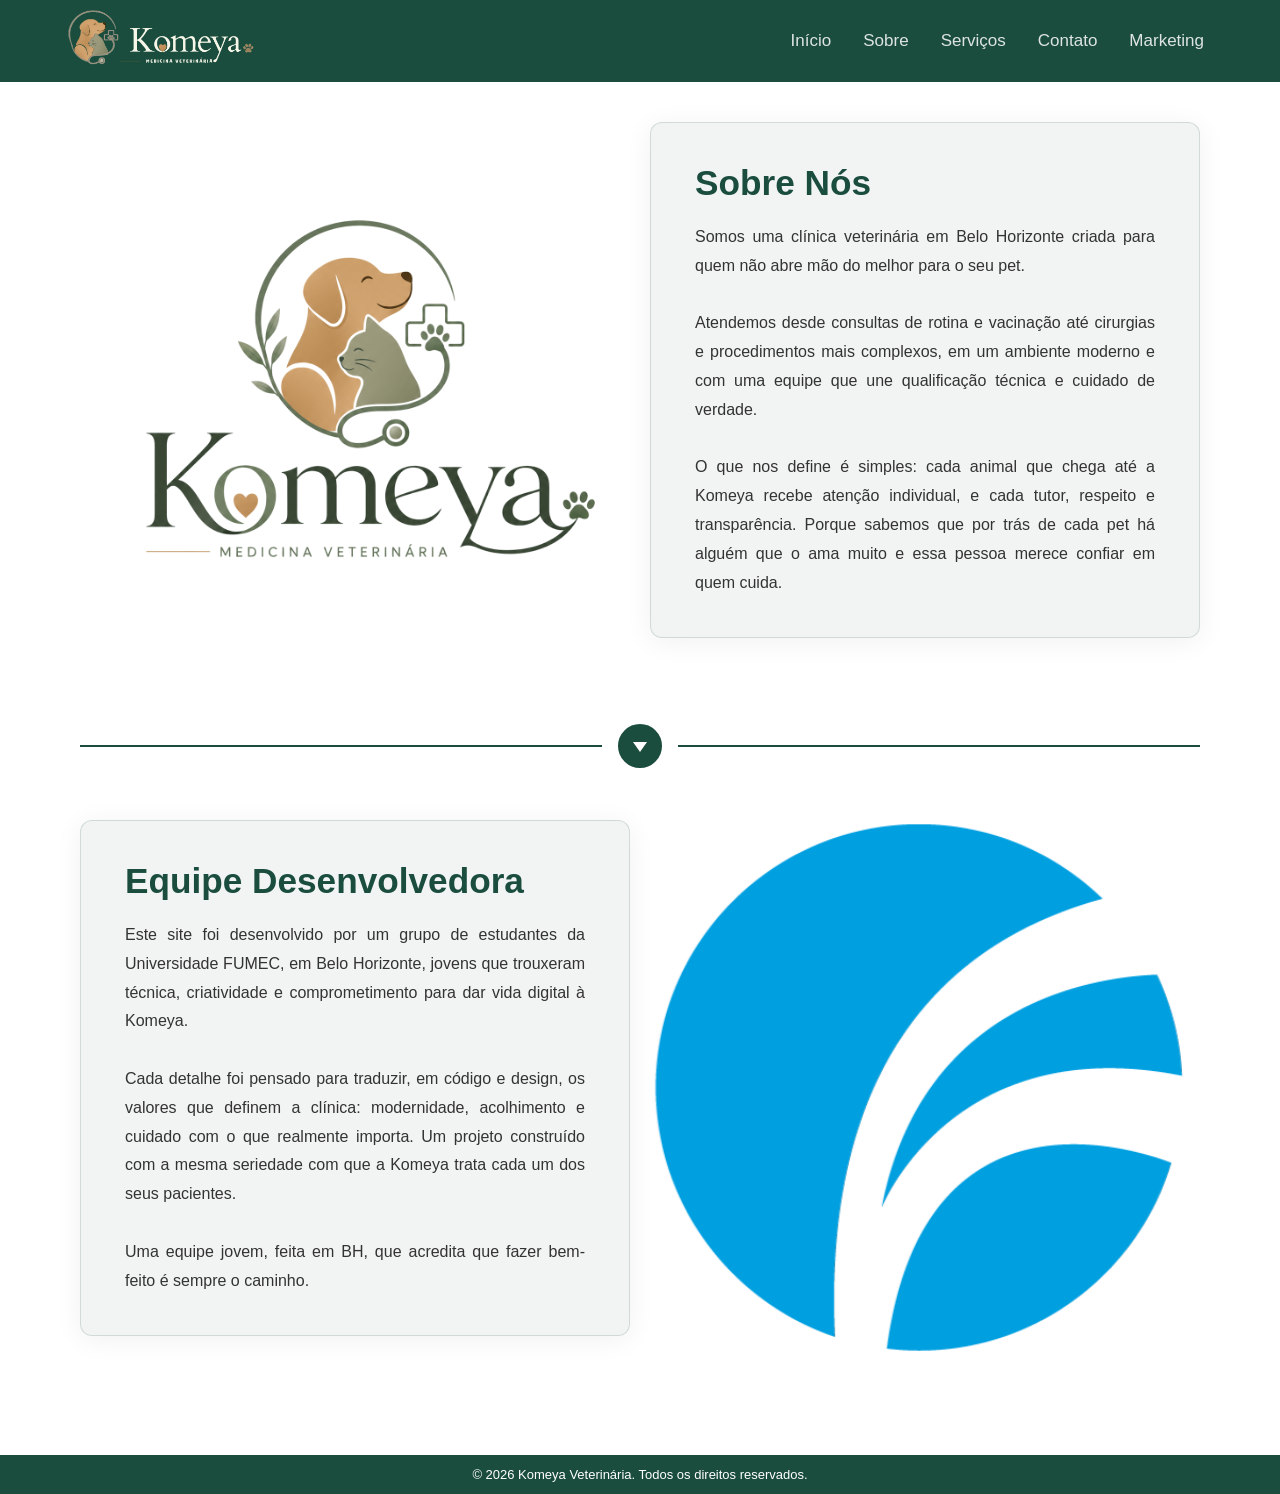
<file: pages/sobre.html>
<!DOCTYPE html>
<html lang="pt-BR">

<head>
  <meta charset="UTF-8">
  <meta name="viewport" content="width=device-width, initial-scale=1.0">
  <title>Sobre Nós — Komeya</title>
  <link rel="stylesheet" href="../css/style.css">
  <link rel="stylesheet" href="../css/sobre.css">
  <link rel="icon" type="image/png" href="../image/main-icon.ico">
</head>

<body>

  <header>
    <div class="navbar">
      <a href="../index.html" class="logo-link">
        <img src="../image/Horizontal.png" alt="Logotipo Komeya" class="logotopo">
      </a>

      <nav class="nav-desktop" aria-label="Navegação principal">
        <a href="../index.html">Início</a>
        <a href="sobre.html">Sobre</a>
        <a href="serviços.html">Serviços</a>
        <a href="contato.html">Contato</a>
        <a href="marketing.html">Marketing</a>
      </nav>

      <button class="hamburger" id="btn" aria-label="Abrir menu" aria-expanded="false" onclick="toggleMenu()">
        <span class="bar"></span>
        <span class="bar"></span>
        <span class="bar"></span>
        <span class="bar"></span>
      </button>
    </div>

    <div class="nav-menu" id="menu" aria-hidden="true">
      <a href="../index.html">Início</a>
      <a href="sobre.html">Sobre</a>
      <a href="serviços.html">Serviços</a>
      <a href="contato.html">Contato</a>
      <a href="marketing.html">Marketing</a>
    </div>
  </header>

  <main>
    <div class="container">
      <div class="item">
        <figure>
          <img src="../image/logo.png" alt="Logo Komeya">
        </figure>
      </div>
      <div class="item">
        <section class="sobre-card">
          <h1>Sobre Nós</h1>
          <p>
            Somos uma clínica veterinária em Belo Horizonte criada para quem não abre mão do melhor para o seu pet.
            <br><br>
            Atendemos desde consultas de rotina e vacinação até cirurgias e procedimentos mais complexos, em um ambiente
            moderno e com uma equipe que une qualificação técnica e cuidado de verdade.
            <br><br>
            O que nos define é simples: cada animal que chega até a Komeya recebe atenção individual, e cada tutor,
            respeito e transparência. Porque sabemos que por trás de cada pet há alguém que o ama muito e essa pessoa
            merece confiar em quem cuida.
          </p>
        </section>
      </div>
    </div>

    <!-- Divisor com bolinha e seta -->
    <div class="secao-divisor" id="scrollIndicator">
      <div class="divisor-ball">
        <div class="divisor-arrow"></div>
      </div>
    </div>

    <div class="container">
      <div class="item">
        <section class="sobre-card">
          <h1>Equipe Desenvolvedora</h1>
          <p>
            Este site foi desenvolvido por um grupo de estudantes da Universidade FUMEC, em Belo Horizonte, jovens que
            trouxeram técnica, criatividade e comprometimento para dar vida digital à Komeya.
            <br><br>
            Cada detalhe foi pensado para traduzir, em código e design, os valores que definem a clínica: modernidade,
            acolhimento e cuidado com o que realmente importa. Um projeto construído com a mesma seriedade com que a
            Komeya trata cada um dos seus pacientes.
            <br><br>
            Uma equipe jovem, feita em BH, que acredita que fazer bem-feito é sempre o caminho.
          </p>
        </section>
      </div>
      <div class="item">
        <figure>
          <img src="../image/LogoFumec.png" alt="Logo Fumec">
        </figure>
      </div>
    </div>
  </main>

  <footer>
    <p>&copy; 2026 Komeya Veterinária. Todos os direitos reservados.</p>
  </footer>

  <script src="../js/script.js" defer></script>

</body>

</html>
</file>
<file: css/contato.css>
.contato-body main{
    padding: 0;
    max-width: 100%;
    display: flex;
    flex-direction: column;
}
/* ===========================
   CONTATO
   =========================== */
.contato-section {
    background: #0d2318;
    flex: 1;
    display: flex;
    flex-direction: column;
    align-items: center;
    padding: 50px 40px 110px;   
}
.contato-section .contato-center {
    max-width: 1100px;
    margin: 0 auto;
    display: flex;
    width: 100%;
    gap: 60px;
    align-items: stretch;

}
/*===========================
   CONTATO - TABELA ESQUERDA
   =========================== */
.contato-section .contato-center .tabelaEsq{
    flex: 0 0 380px;
    color: #fff;
}
.contato-section .contato-center .tabelaEsq h2{
    font-size: 2.4rem;
    font-weight: 800;
    color: #fff;
    margin-bottom: 10px;
    line-height: 1.1;
}
.contato-subtitulo {
    color: rgba(255, 255, 255, 0.55);
    font-size: 0.92rem;
    line-height: 1.6;
    margin-bottom: 36px;
}

.contato-info-list {
    display: flex;
    flex-direction: column;
    gap: 22px;
    margin-bottom: 36px;
}
.contato-info-item {
    display: flex;
    gap: 14px;
    align-items: flex-start;
}
.contato-info-icon {
    width: 42px;
    height: 42px;
    border-radius: 10px;
    background: rgba(255, 255, 255, 0.1);
    display: flex;
    align-items: center;
    justify-content: center;
    flex-shrink: 0;
    border: 1px solid rgba(255, 255, 255, 0.2);
}
.contato-info-icon svg {
    width: 20px;
    height: 20px;
    stroke: #6fcfa0;
}
.contato-info-text strong {
    display: block;
    font-size: 0.75rem;
    text-transform: uppercase;
    letter-spacing: 1.2px;
    margin-bottom: 4px;
}
.contato-info-text p {
    font-size: 0.9rem;
    color: rgba(255, 255, 255, 0.8);
    line-height: 1.55;
}
/*===========================
   CONTATO - BOTÕES
   =========================== */
.contato-buttons {
    display: flex;
    gap: 12px;
}
.button-wpp{
flex: 1;
display: flex;
align-items: center;
justify-content: center;
gap: 8px;
padding: 13px 16px;
background: #25D366;
color : white;
border-radius: 10px;
text-decoration: none;
font-weight: 700;
font-size: 0.9rem;
transition: opacity 0.2s, transform 0.15s;
}
.button-wpp:hover{
    opacity: 0.88;
    transform: translateY(-2px);
}
.button-ig{
flex: 1;
display: flex;
align-items: center;
justify-content: center;
padding: 13px 16px;
gap: 8px;
background: linear-gradient(135deg, #833ab4, #fd1d1d, #fcb045);
color: #fff;
border-radius: 8px;
text-decoration: none;
font-weight: 600;
font-size: 0.9rem;
transition: opacity 0.2s, transform 0.2s;
}
.button-ig:hover{
    opacity: 0.88;
    transform: translateY(-2px);
}
/*===========================
   CONTATO - MAPA
   =========================== */
.contatomapa {
    flex: 1;
    align-self: stretch;
    border-radius: 12px;
    overflow: hidden;
    border: 1.5px solid rgba(255,255,255,0.8);
    box-shadow: 0 8px 40px rgba(0,0,0,0.4);
}
.contatomapa iframe {
    width: 100%;
    height: 100%;
    min-height: 390px;
    display: block;
    border: 0;
}
/* ===========================
   FAQ
   =========================== */
.faq-section {
    width: 100%;
    max-width: 1100px;
    margin-top: 60px;
    border-top: 1px solid rgba(255, 255, 255, 0.12);
    padding-top: 40px;
}
.faq-titulo {
    font-size: 1.8rem;
    font-weight: 800;
    color: #fff;
    margin-bottom: 28px;
    line-height: 1.2;
}
.faq-lista {
    display: flex;
    flex-direction: column;
    gap: 10px;
}
.faq-item {
    border: 1px solid rgba(255, 255, 255, 0.12);
    border-radius: 12px;
    overflow: hidden;
    background: rgba(255, 255, 255, 0.04);
    transition: border-color 0.2s;
}
.faq-item.faq-aberto {
    border-color: rgba(111, 207, 160, 0.45);
    background: rgba(111, 207, 160, 0.05);
}
.faq-pergunta {
    width: 100%;
    background: none;
    border: none;
    color: rgba(255, 255, 255, 0.88);
    font-size: 0.95rem;
    font-weight: 600;
    padding: 18px 20px;
    cursor: pointer;
    display: flex;
    justify-content: space-between;
    align-items: center;
    gap: 12px;
    transition: color 0.2s;
    font-family: inherit;
    line-height: 1.4;
}
.faq-pergunta:hover {
    color: #6fcfa0;
}
.faq-item.faq-aberto .faq-pergunta {
    color: #6fcfa0;
}
.faq-chevron {
    flex-shrink: 0;
    stroke: currentColor;
    transition: transform 0.25s ease;
}
.faq-item.faq-aberto .faq-chevron {
    transform: rotate(180deg);
}
.faq-resposta {
    max-height: 0;
    overflow: hidden;
    transition: max-height 0.3s ease, padding 0.2s ease;
    padding: 0 20px;
}
.faq-item.faq-aberto .faq-resposta {
    max-height: 200px;
    padding: 0 20px 18px;
}
.faq-resposta p {
    font-size: 0.875rem;
    color: rgba(255, 255, 255, 0.6);
    line-height: 1.7;
    margin: 0;
}

/* ===========================
   CONTATO - RESPONSIVO
   =========================== */
@media (max-width: 900px) {
    .contato-section {
        padding: 40px 20px 80px;
    }
    .contato-section .contato-center {
        flex-direction: column;
        align-items: stretch;
        gap: 30px;
    }
    .contato-section .contato-center .tabelaEsq {
        flex: none;
        width: 100%;
        
    }
    .contact-info-item {
        justify-content: flex-start;
    }
    .contato-buttons {
        justify-content: center;
    }
    .contatomapa {
        width: 100%;
        height: 300px;
    }
    .contatomapa iframe {
        height: 280px;
    }
}
@media (max-width: 600px) {
    .contato-section {
        padding: 32px 20px 60px;
    }
    .contato-section .contato-center .tabelaEsq h2 {
        font-size: 1.8rem;
    }
    .contato-subtitulo {
        font-size: 0.88rem;
    }
    .contato-buttons {
        flex-direction: column;
        gap: 10px;
    }
    .button-wpp,
    .button-ig {
        flex: none;
        width: 100%;
        justify-content: center;
    }
    .contatomapa iframe {
        height: 280px;
    }
    .faq-section {
        margin-top: 32px;
        padding-top: 28px;
    }
    .faq-titulo {
        font-size: 1.25rem;
        margin-bottom: 20px;
    }
    .faq-pergunta {
        font-size: 0.875rem;
        padding: 14px 16px;
    }
    .faq-item.faq-aberto .faq-resposta {
        padding: 0 16px 14px;
    }
}
</file>
<file: css/style.css>
/* ===========================
   RESET & BASE
   =========================== */
*, *::before, *::after {
  box-sizing: border-box;
  margin: 0;
  padding: 0;
}

/* Variáveis de cor — Se quiser mudar as cores, muda aqui */
:root {
  --cor-header:      #1B4D3E;
  --cor-header-dark: #163d31;
  --cor-footer:      #1B4D3E;
  --cor-btn:         #163d31;
}

body {
  font-family: Arial, sans-serif;
  background-color: #f4f4f4;
  background-image: url("../image/background.jpg");
  background-size: cover;
  background-attachment: fixed;
  background-position: center;
  min-height: 100vh;
  display: flex;
  flex-direction: column;
  overflow-x: hidden;
}
img {
  max-width: 100%;
  display: block;
}
.principal {
  display: flex;
  flex-direction: column;
  gap: 0;
  margin-bottom: clamp(56px, 10vh, 120px);
  max-width: 980px;
}
.principal h1 {
  font-family: 'Cormorant Garamond', serif;
  font-size: clamp(3rem, 6vw, 5.4rem);
  font-weight: 300;
  color: #fff;
  line-height: 1.08;
  letter-spacing: -.01em;
  text-shadow: 0 2px 32px rgba(0,0,0,0.5);
  margin-bottom: 20px;
}
.principal h2 {
  font-style: italic;
  color: #c8a96e;
  font-size: clamp(1.2rem, 2.5vw, 1.5rem);
  text-shadow: 0 2px 8px rgba(0,0,0,0.45);
  line-height: 1.45;
  white-space: nowrap;
}

/* ===========================
   HEADER
   =========================== */
header {
  background-color: var(--cor-header);
  color: #fff;
  position: sticky;
  top: 0;
  z-index: 100;
}

.navbar {
  display: flex;
  align-items: center;
  gap: 1rem;
  padding: 6px 20px;
  max-width: 1200px;
  margin: 0 auto;
  width: 100%;
}

/* Logo clicável  */
.logo-link {
  display: flex;
  align-items: center;
  text-decoration: none;
  /* Margem à esquerda para afastar da borda */
  margin-left: 8px;
  flex-shrink: 0;
}

.logotopo {
  width: auto;
  height: 70px;
  object-fit: contain;
  display: block;
}

/* Nav desktop */
.nav-desktop {
  display: flex;
  align-items: center;
  margin-left: auto;
}

.nav-desktop a {
  color: rgba(255, 255, 255, 0.85);
  text-decoration: none;
  padding: 8px 16px;
  font-size: 17px;
  border-radius: 4px;
  transition: background 0.15s, color 0.15s;
  white-space: nowrap;
}

.nav-desktop a:hover {
  background: rgba(255, 255, 255, 0.12);
  color: #fff;
}

/* Hamburguer — oculto em desktop */
.hamburger {
  display: none;
  background: none;
  border: none;
  cursor: pointer;
  padding: 6px;
  flex-direction: column;
  gap: 5px;
  width: 36px;
  height: 36px;
  border-radius: 6px;
  transition: background 0.2s;
  margin-left: auto;
}

.hamburger:hover { background: rgba(255,255,255,0.1); }

.hamburger .bar {
  display: block;
  width: 22px;
  height: 2px;
  background: #fff;
  border-radius: 2px;
  transition: transform 0.35s cubic-bezier(0.23,1,0.32,1),
              opacity 0.25s ease,
              width 0.3s ease;
  transform-origin: center;
  /*Isso eu pedi pra I.a. me ensinar, porque é util mas eu não estava sabendo fazer do jeito que o Gilmar ensinou*/
}

.hamburger.is-open .bar:nth-child(1) { transform: translateY(7px) rotate(45deg); }
.hamburger.is-open .bar:nth-child(2) { opacity: 0; width: 0; }
.hamburger.is-open .bar:nth-child(3) { transform: translateY(-7px) rotate(-45deg); }


.nav-menu {
  background-color: var(--cor-header-dark);
  max-height: 0;
  overflow: hidden;
  transition: max-height 0.4s cubic-bezier(0.23,1,0.32,1);
  display: flex;
  flex-direction: column;
}

.nav-menu.is-open { max-height: 300px; }

.nav-menu a {
  color: rgba(255,255,255,0.85);
  text-decoration: none;
  padding: 12px 24px;
  font-size: 15px;
  transition: background 0.15s, color 0.15s;
  border-bottom: 1px solid rgba(255,255,255,0.05);
}

.nav-menu a:hover {
  background: rgba(255,255,255,0.08);
  color: #fff;
}

/* ===========================
   MAIN
   =========================== */
main {
  flex: 1;
  padding: 20px;
  max-width: 1200px;
  margin: 0 auto;
  width: 100%;
  display: flex;
  flex-direction: column;
  justify-content: center;
}

/* ===========================
   SEÇÃO PRINCIPAL — lado a lado
   =========================== */
.principalTexto {
  display: flex;
  gap: 24px;
  align-items: stretch;
  margin-bottom: clamp(28px, 5vh, 80px);
}

.principal-texto {
  margin: auto 0;
  flex: 0 0 360px;
  background: rgba(255, 255, 255, 0.18);
  backdrop-filter: blur(16px);
  -webkit-backdrop-filter: blur(16px);
  border: 1px solid rgba(255, 255, 255, 0.35);
  border-radius: 12px;
  padding: 32px 28px;
  box-shadow: 0 4px 28px rgba(0,0,0,0.18);
  display: flex;
  flex-direction: column;
  justify-content: center;
}

.principal-texto h1 {
  color: #fff;
  font-size: clamp(1.4rem, 2.5vw, 2rem);
  margin-bottom: 10px;
  text-shadow: 0 2px 8px rgba(0,0,0,0.45);
  line-height: 1.2;
}

.principal-texto p {
  color: #fff;
  font-size: 1rem;
  margin-bottom: 24px;
  text-shadow: 0 1px 6px rgba(0,0,0,0.4);
  line-height: 1.5;
}



/* ===========================
   BOTÕES
   =========================== */
.btn-primary,
.btn-secondary {
  display: block;
  width: 100%;
  text-align: center;
  padding: 11px 20px;
  border-radius: 6px;
  text-decoration: none;
  font-size: 14px;
  font-weight: bold;
  margin-top: 10px;
  transition: opacity 0.2s, transform 0.15s;
}

.btn-primary {
  background-color: var(--cor-btn);
  color: #fff;
  border: 2px solid var(--cor-btn);
}

.btn-secondary {
  background-color: rgba(255,255,255,0.15);
  color: #fff;
  border: 2px solid rgba(255,255,255,0.6);
}

.btn-primary:hover,
.btn-secondary:hover {
  opacity: 0.85;
  transform: translateY(-2px);
}

/* ===========================
   FOOTER
   =========================== */
footer {
  background-color: var(--cor-footer);
  color: #fff;
  padding: 12px 20px;
  text-align: center;
  position:relative;
  left: 0;
  right: 0;
  bottom: 0;
  font-size: 13px;
  z-index: 50;
}

footer p {
  color: #fff;
  margin: 0;
}

/* ===========================
   RESPONSIVIDADE
   =========================== */
@media (max-width: 900px) {
  .principalTexto { flex-direction: column; }
  .principal-texto { flex: none; width: 100%; }
}

@media (max-width: 768px) {
  .nav-desktop { display: none; }
  .hamburger   { display: flex; }
  .navbar      { padding: 6px 16px; }
  .logotopo    { height: 58px; }
  main         { padding: 14px; }
  .principalTexto { gap: 16px; }
  .principal-texto,
  .content-section { padding: 22px 18px; }
  .btn-primary,
  .btn-secondary   { font-size: 13px; }
}

@media (max-width: 480px) {
  .logotopo { height: 48px; }
  .principal-texto h1 { font-size: 1.3rem; }
  .principal-texto,
  .content-section { padding: 18px 14px; }
}
</file>
<file: css/marketing.css>
body {
  background-image: none;
  background-color: #fff;
  font-family: 'DM Sans', Arial, sans-serif;
}

.lp-main {
 max-width: none !important;
  padding: 0 !important;
  margin-bottom: 56px; 
}


:root {
  --verde:        #1B4D3E;
  --verde-escuro: #163d31;
  --verde-claro:  #e8f5f0;
  --dourado:      #c8a84b;
  --branco:       #ffffff;
  --cinza-soft:   #f7f7f5;
  --cinza-texto:  #555;
  --sombra:       0 4px 32px rgba(0,0,0,0.10);
  --radius:       16px;
}

.lp-center     { text-align: center; }
.lp-white      { color: var(--branco) !important; }
.lp-section-tag {
  display: inline-block;
  font-size: 0.75rem;
  font-weight: 500;
  letter-spacing: 0.12em;
  text-transform: uppercase;
  color: var(--verde);
  background: var(--verde-claro);
  padding: 5px 14px;
  border-radius: 99px;
  margin-bottom: 16px;
}
.lp-tag-light {
  color: rgba(255,255,255,0.85);
  background: rgba(255,255,255,0.15);
}

.lp-section-title {
  font-family: 'Playfair Display', Georgia, serif;
  font-size: clamp(1.8rem, 3.5vw, 2.6rem);
  color: var(--verde);
  line-height: 1.2;
  margin-bottom: 24px;
}

.lp-section {
  padding: 80px 6vw;
}

.lp-hero {
  display: grid;
  grid-template-columns: 1fr 1fr;
  min-height: calc(100vh - 82px);
  align-items: center;
  gap: 0;
  overflow: hidden;
}

.lp-hero-content {
  padding: 60px 6vw 60px 7vw;
  display: flex;
  flex-direction: column;
  align-items: flex-start;
  gap: 0;
}

.lp-badge {
  font-size: 0.75rem;
  font-weight: 500;
  letter-spacing: 0.1em;
  text-transform: uppercase;
  color: var(--dourado);
  border: 1px solid var(--dourado);
  padding: 4px 12px;
  border-radius: 99px;
  margin-bottom: 20px;
}

.lp-hero-title {
  font-family: 'Playfair Display', Georgia, serif;
  font-size: clamp(3.5rem, 7vw, 6rem);
  font-weight: 900;
  color: var(--verde);
  line-height: 1;
  letter-spacing: -0.02em;
  margin-bottom: 16px;
}

.lp-hero-sub {
  font-family: 'Playfair Display', Georgia, serif;
  font-size: clamp(1.1rem, 2vw, 1.4rem);
  color: #333;
  font-style: italic;
  margin-bottom: 16px;
  line-height: 1.4;
}

.lp-hero-desc {
  color: var(--cinza-texto);
  font-size: 1rem;
  line-height: 1.7;
  max-width: 440px;
  margin-bottom: 32px;
}

.lp-hero-img {
  height: 100%;
  min-height: calc(100vh - 82px);
  overflow: hidden;
  position: relative;
}

.lp-hero-img img {
  width: 100%;
  height: 100%;
  object-fit: cover;
  object-position: center;
  display: block;
}

.lp-btn-primary {
  display: inline-block;
  background-color: var(--verde);
  color: #fff;
  padding: 14px 28px;
  border-radius: 8px;
  text-decoration: none;
  font-weight: 500;
  font-size: 0.95rem;
  transition: background 0.2s, transform 0.15s;
}
.lp-btn-primary:hover {
  background-color: var(--verde-escuro);
  transform: translateY(-2px);
}
.lp-btn-primary.lp-btn-lg {
  padding: 16px 34px;
  font-size: 1rem;
}

.lp-btn-outline {
  display: inline-block;
  border: 2px solid var(--verde);
  color: var(--verde);
  padding: 12px 28px;
  border-radius: 8px;
  text-decoration: none;
  font-weight: 500;
  font-size: 0.95rem;
  transition: background 0.2s, color 0.2s;
}
.lp-btn-outline:hover {
  background: var(--verde);
  color: #fff;
}

.lp-btn-ghost {
  display: inline-block;
  border: 2px solid rgba(255,255,255,0.6);
  color: #fff;
  padding: 14px 28px;
  border-radius: 8px;
  text-decoration: none;
  font-weight: 500;
  font-size: 0.95rem;
  transition: background 0.2s;
}
.lp-btn-ghost:hover {
  background: rgba(255,255,255,0.15);
}


.lp-sobre {
  background: var(--cinza-soft);
}

.lp-sobre-grid {
  display: grid;
  grid-template-columns: 1fr auto;
  gap: 60px;
  align-items: center;
}

.lp-sobre-text p {
  color: var(--cinza-texto);
  line-height: 1.75;
  margin-bottom: 14px;
  font-size: 1rem;
}

.lp-sobre-accent {
  display: flex;
  flex-direction: column;
  gap: 32px;
}

.lp-accent-item {
  display: flex;
  flex-direction: column;
  align-items: center;
  background: var(--verde);
  color: #fff;
  padding: 24px 32px;
  border-radius: var(--radius);
  min-width: 140px;
}

.lp-accent-number {
  font-family: 'Playfair Display', Georgia, serif;
  font-size: 2.2rem;
  font-weight: 700;
  line-height: 1;
}

.lp-accent-label {
  font-size: 0.78rem;
  opacity: 0.8;
  margin-top: 6px;
  text-align: center;
}


.lp-servicos {
  background: #fff;
}

.lp-servicos-grid {
  display: grid;
  grid-template-columns: repeat(3, 1fr);
  gap: 24px;
  margin-top: 10px;
}

.lp-servico-card {
  background: var(--cinza-soft);
  border-radius: var(--radius);
  padding: 32px 24px;
  border: 1px solid #e8e8e4;
  transition: transform 0.2s, box-shadow 0.2s, background 0.2s;
  cursor: default;
}

.lp-servico-card:hover {
  transform: translateY(-4px);
  box-shadow: var(--sombra);
  background: var(--verde-claro);
}

.lp-servico-icon {
  font-size: 2rem;
  display: block;
  margin-bottom: 14px;
}

.lp-servico-card h3 {
  font-family: 'Playfair Display', Georgia, serif;
  font-size: 1.1rem;
  color: var(--verde);
  margin-bottom: 10px;
}

.lp-servico-card p {
  color: var(--cinza-texto);
  font-size: 0.9rem;
  line-height: 1.65;
}

.lp-diferenciais {
  background: var(--verde);
  color: #fff;
}

.lp-diferenciais .lp-section-title {
  color: #fff;
}

.lp-diferenciais-grid {
  display: grid;
  grid-template-columns: repeat(2, 1fr);
  gap: 32px;
  margin-top: 10px;
}

.lp-diferencial {
  background: rgba(255,255,255,0.08);
  border: 1px solid rgba(255,255,255,0.15);
  border-radius: var(--radius);
  padding: 32px 28px;
  transition: background 0.2s;
}

.lp-diferencial:hover {
  background: rgba(255,255,255,0.14);
}

.lp-dif-icon {
  font-size: 1.8rem;
  display: block;
  margin-bottom: 14px;
}

.lp-diferencial h3 {
  font-family: 'Playfair Display', Georgia, serif;
  font-size: 1.05rem;
  color: #fff;
  margin-bottom: 10px;
}

.lp-diferencial p {
  color: rgba(255,255,255,0.82);
  font-size: 0.9rem;
  line-height: 1.65;
}

.lp-depoimentos {
  background: var(--cinza-soft);
}

.lp-depoimentos-grid {
  display: grid;
  grid-template-columns: repeat(3, 1fr);
  gap: 24px;
  margin-top: 10px;
  align-items: start;
}

.lp-depoimento {
  background: #fff;
  border-radius: var(--radius);
  padding: 28px 24px;
  box-shadow: var(--sombra);
  border: 1px solid #eee;
  display: flex;
  flex-direction: column;
  gap: 16px;
}

.lp-dep-destaque {
  background: var(--verde);
  border-color: var(--verde);
  transform: scale(1.03);
}

.lp-dep-estrelas {
  color: var(--dourado);
  font-size: 0.95rem;
  letter-spacing: 2px;
}

.lp-dep-destaque .lp-dep-estrelas {
  color: #f5d78e;
}

.lp-dep-texto {
  color: #444;
  font-size: 0.93rem;
  line-height: 1.7;
  font-style: italic;
  flex: 1;
}

.lp-dep-destaque .lp-dep-texto {
  color: rgba(255,255,255,0.92);
}

.lp-dep-autor {
  display: flex;
  align-items: center;
  gap: 12px;
}

.lp-dep-avatar {
  width: 40px;
  height: 40px;
  border-radius: 50%;
  background: var(--verde-claro);
  color: var(--verde);
  font-weight: 700;
  font-size: 0.85rem;
  display: flex;
  align-items: center;
  justify-content: center;
  flex-shrink: 0;
}

.lp-dep-destaque .lp-dep-avatar {
  background: rgba(255,255,255,0.2);
  color: #fff;
}

.lp-dep-autor strong {
  display: block;
  font-size: 0.9rem;
  color: #333;
}

.lp-dep-destaque .lp-dep-autor strong {
  color: #fff;
}

.lp-dep-autor span {
  font-size: 0.78rem;
  color: #888;
}

.lp-dep-destaque .lp-dep-autor span {
  color: rgba(255,255,255,0.65);
}

.lp-cta-final {
  padding: 0;
}

.lp-cta-inner {
  position: relative;
  min-height: 420px;
  display: flex;
  align-items: center;
  justify-content: center;
  overflow: hidden;
}

.lp-cta-bg-img {
  position: absolute;
  inset: 0;
  width: 100%;
  height: 100%;
  object-fit: cover;
  object-position: center 30%;
}

.lp-cta-overlay {
  position: absolute;
  inset: 0;
  background: linear-gradient(135deg, rgba(27,77,62,0.92) 40%, rgba(22,61,49,0.78) 100%);
}

.lp-cta-content {
  position: relative;
  z-index: 1;
  text-align: center;
  padding: 60px 6vw;
  max-width: 680px;
}

.lp-cta-title {
  font-family: 'Playfair Display', Georgia, serif;
  font-size: clamp(1.8rem, 3.5vw, 2.6rem);
  color: #fff;
  margin-bottom: 16px;
}

.lp-cta-content p {
  color: rgba(255,255,255,0.85);
  font-size: 1.05rem;
  line-height: 1.7;
  margin-bottom: 32px;
}

.lp-cta-btns {
  display: flex;
  gap: 16px;
  justify-content: center;
  flex-wrap: wrap;
}


@media (max-width: 1024px) {
  .lp-servicos-grid   { grid-template-columns: repeat(2, 1fr); }
  .lp-depoimentos-grid { grid-template-columns: 1fr; }
  .lp-dep-destaque    { transform: none; }
}

@media (max-width: 768px) {
  .lp-hero {
    grid-template-columns: 1fr;
    min-height: auto;
  }
  .lp-hero-content {
    padding: 48px 6vw 32px;
  }
  .lp-hero-img {
    min-height: 300px;
    height: 300px;
  }
  .lp-sobre-grid {
    grid-template-columns: 1fr;
  }
  .lp-sobre-accent {
    flex-direction: row;
    justify-content: center;
  }
  .lp-diferenciais-grid {
    grid-template-columns: 1fr;
  }
  .lp-servicos-grid {
    grid-template-columns: 1fr;
  }
  .lp-section { padding: 56px 6vw; }
}

@media (max-width: 480px) {
  .lp-cta-btns { flex-direction: column; align-items: center; }
  .lp-sobre-accent { flex-direction: column; align-items: center; }
}
</file>
<file: css/servicos.css>
:root {
  --cream: #FDFAF5;
  --dark: #1A1A1A;
  --accent: #2D6A4F;
  --accent-light: #E8F4EE;
  --accent-mid: #52B788;
  --dog: #1B4332;
  --cat: #774936;
  --cat-light: #F5EBE6;
  --dog-light: #E8F4EE;
  --border: #D8CFC4;
  --muted: #7A7060;
  --row-hover: #F5F0E8;
}

* {
  box-sizing: border-box;
  margin: 0;
  padding: 0;
}

body {
  background-image: none;
  background-color: #fff;
}

.page {
  max-width: 960px;
  margin: 0 auto;
}

.header {
  text-align: center;
  margin-bottom: 48px;
  padding-bottom: 32px;
  border-bottom: 1.5px solid var(--border);
  position: relative;
}

.header::after {
  content: '';
  position: absolute;
  bottom: -4px;
  left: 50%;
  transform: translateX(-50%);
  width: 60px;
  height: 1.5px;
  background: var(--accent-mid);
}

.header-tag {
  display: inline-block;
  font-size: 11px;
  font-weight: 500;
  letter-spacing: 0.2em;
  text-transform: uppercase;
  color: var(--accent);
  background: var(--accent-light);
  padding: 5px 16px;
  border-radius: 99px;
  margin-bottom: 16px;
}

.header h1 {
  font-family: 'Playfair Display', serif;
  font-size: 38px;
  font-weight: 700;
  color: var(--dark);
  line-height: 1.2;
  margin-bottom: 10px;
}

.header p {
  font-size: 13px;
  color: var(--muted);
  font-weight: 300;
  max-width: 480px;
  margin: 0 auto;
  line-height: 1.6;
}

/* TÍTULO DA PÁGINA */
.servicos-titulo {
  color: #1B4D3E;
  font-size: clamp(1.6rem, 3vw, 2.2rem);
  text-align: center;
  margin-bottom: 28px;
  text-shadow: none;
}

/*  GRID DE SERVIÇOS */
.container {
  display: grid;
  grid-template-columns: repeat(3, 1fr);
  gap: 24px;
  padding-bottom: 80px;
}

/* ══════════════════════════════════════════
   CARDS DE SERVIÇO
   Mesclado: servicos.css + <style> inline
   ⚠️ CONFLITO RESOLVIDO em .item:hover
   (ver comentário abaixo)
══════════════════════════════════════════ */
.item {
  background: #1B4D3E;
  border-radius: 12px;
  overflow: hidden;
  box-shadow: 0 4px 28px rgba(0, 0, 0, 0.18);
  display: flex;
  flex-direction: column;
  /* Adicionados do inline: */
  cursor: pointer;
  position: relative;
  /* transition unificada com 'ease' do inline: */
  transition: transform 0.2s ease, box-shadow 0.2s ease;
}

.item:hover {
  transform: translateY(-4px);
  /*
   * ⚠️ CONFLITO RESOLVIDO:
   * servicos.css original: 0 8px 36px rgba(0,0,0,0.25)  ← sombra mais forte
   * <style> inline:        0 8px 24px rgba(0,0,0,0.15)  ← sombra mais suave (ganhava)
   * Mantido o valor inline pois ele prevalecia na cascata.
   * Troque para 36px/0.25 se quiser mais impacto.
   */
  box-shadow: 0 8px 24px rgba(0, 0, 0, 0.15);
}

/* "Ver preços →" (movido do <style> inline) */
.item::after {
  content: "Ver preços →";
  display: block;
  width: 100%;
  margin-top: auto;
  padding: 18px 20px 24px;
  text-align: center;
  font-size: 0.92rem;
  font-weight: 700;
  letter-spacing: 0.02em;
  color: var(--cor-destaque, #c8a96e);
  opacity: 0.96;
  transition: opacity 0.2s ease, transform 0.2s ease;
}

.item:hover::after {
  opacity: 1;
}

.item figure {
  width: 100%;
  height: 180px;
  overflow: hidden;
  margin: 0;
}

.item figure img {
  width: 100%;
  height: 100%;
  object-fit: cover;
  display: block;
}

.item h3 {
  color: #fff;
  font-size: 1.1rem;
  margin: 16px 20px 8px;
  text-shadow: none;
}

.item p {
  color: #fff;
  font-size: 0.93rem;
  line-height: 1.65;
  margin: 0 20px 20px;
  text-shadow: none;
}

/* ══════════════════════════════════════════
   TABELA DE PREÇOS ESTÁTICA
   (movida do <style> inline)
   ⚠️ NOTA: thead tr, thead th etc. são
   seletores globais — afetam também a
   tabela gerada pelo modal no JS. Isso já
   ocorria antes da fusão (comportamento
   inalterado).
══════════════════════════════════════════ */
.table-wrap {
  background: #fff;
  border-radius: 16px;
  border: 1px solid var(--border);
  overflow: hidden;
  margin-bottom: 48px;
  box-shadow: 0 2px 24px rgba(0, 0, 0, 0.04);
}

table {
  width: 100%;
  border-collapse: collapse;
}

col.c-service { width: 50%; }
col.c-dog     { width: 25%; }
col.c-cat     { width: 25%; }

thead tr {
  background: var(--dark);
}

thead th {
  font-family: Verdana, Geneva, Tahoma, sans-serif;
  font-size: 11px;
  font-weight: 500;
  letter-spacing: 0.16em;
  text-transform: uppercase;
  padding: 18px 20px;
  text-align: left;
  color: #fff;
}

thead th.th-dog {
  background: var(--dog);
  text-align: center;
}

thead th.th-cat {
  background: var(--cat);
  text-align: center;
  border-left: 1px solid rgba(255, 255, 255, 0.1);
}

.th-inner {
  display: flex;
  align-items: center;
  justify-content: center;
  gap: 7px;
}

.th-pill {
  font-size: 10px;
  letter-spacing: 0.05em;
  font-weight: 400;
  opacity: 0.7;
  display: block;
  margin-top: 2px;
}

.group-row td {
  font-family: 'Playfair Display', serif;
  font-size: 13px;
  font-weight: 600;
  color: var(--accent);
  background: var(--accent-light);
  padding: 10px 20px;
  border-top: 1px solid var(--border);
  letter-spacing: 0.02em;
}

tbody tr:not(.group-row) {
  transition: background 0.12s;
}

tbody tr:not(.group-row):hover {
  background: var(--row-hover);
}

tbody tr:not(.group-row) td {
  padding: 10px 20px;
  font-size: 13.5px;
  border-bottom: 1px solid #F0EBE3;
  vertical-align: middle;
}

tbody tr:not(.group-row):last-child td {
  border-bottom: none;
}

.td-service {
  color: var(--dark);
  font-weight: 400;
}

.td-price {
  text-align: center;
  font-weight: 500;
  font-size: 13px;
  white-space: nowrap;
}

.td-price.dog-price {
  color: var(--dog);
  border-left: 1px solid #F0EBE3;
  background: rgba(27, 67, 50, 0.02);
}

.td-price.cat-price {
  color: var(--cat);
  border-left: 1px solid #F0EBE3;
  background: rgba(119, 73, 54, 0.02);
}

/* ══════════════════════════════════════════
   MODAL
   (movido do <style> inline + fixes de
   responsividade adicionados)
══════════════════════════════════════════ */
#modal-overlay {
  display: none;
  position: fixed;
  inset: 0;
  background: rgba(0, 0, 0, 0.55);
  backdrop-filter: blur(3px);
  z-index: 9000;
  align-items: center;
  justify-content: center;
}

#modal-overlay.active {
  display: flex;
}

#modal {
  background: #fff;
  border-radius: 16px;
  width: min(480px, 94vw);
  padding: 36px 32px 28px;
  box-shadow: 0 20px 60px rgba(0, 0, 0, 0.25);
  position: relative;
  animation: modalIn 0.25s cubic-bezier(0.34, 1.56, 0.64, 1) both;
  /* FIX responsividade: limita altura e rola internamente */
  max-height: 90vh;
  overflow-y: auto;
  display: flex;
  flex-direction: column;
}

@keyframes modalIn {
  from {
    opacity: 0;
    transform: scale(0.88) translateY(16px);
  }
  to {
    opacity: 1;
    transform: scale(1) translateY(0);
  }
}

#modal-close {
  position: absolute;
  top: 14px;
  right: 18px;
  background: none;
  border: none;
  font-size: 1.5rem;
  cursor: pointer;
  color: #666;
  line-height: 1;
  transition: color 0.15s;
}

#modal-close:hover {
  color: #c0392b;
}

#modal h2 {
  margin: 0 0 6px;
  font-size: 1.25rem;
  color: #1b5e20;
}

#modal .modal-subtitle {
  font-size: 0.85rem;
  color: #777;
  margin: 0 0 22px;
}

.modal-field {
  margin-bottom: 16px;
}

.modal-field label {
  display: block;
  font-size: 0.78rem;
  font-weight: 700;
  text-transform: uppercase;
  letter-spacing: 0.06em;
  color: #444;
  margin-bottom: 6px;
}

.modal-field select,
.modal-field input[type="number"] {
  width: 100%;
  padding: 10px 14px;
  border: 1.5px solid #ddd;
  border-radius: 8px;
  font-size: 0.95rem;
  color: #222;
  background: #fafafa;
  transition: border-color 0.2s;
  box-sizing: border-box;
  appearance: none;
}

.modal-field select:focus,
.modal-field input[type="number"]:focus {
  outline: none;
  border-color: #2e7d32;
  background: #fff;
}

#btn-calcular {
  width: 100%;
  padding: 13px;
  background: #2e7d32;
  color: #fff;
  border: none;
  border-radius: 10px;
  font-size: 1rem;
  font-weight: 700;
  cursor: pointer;
  letter-spacing: 0.03em;
  transition: background 0.2s, transform 0.15s;
  margin-top: 4px;
}

#btn-calcular:hover {
  background: #1b5e20;
  transform: translateY(-1px);
}

#btn-calcular:active {
  transform: translateY(0);
}

/* Resultado */
#resultado {
  display: none;
  margin-top: 20px;
  background: #f1f8e9;
  border: 1.5px solid #aed581;
  border-radius: 12px;
  padding: 18px 20px;
  animation: fadeUp 0.3s ease both;
  /* FIX responsividade: scroll horizontal em tabelas longas */
  overflow-x: auto;
}

/* FIX: largura mínima para a tabela não esmagar colunas */
#resultado table {
  min-width: 280px;
}

@keyframes fadeUp {
  from {
    opacity: 0;
    transform: translateY(8px);
  }
  to {
    opacity: 1;
    transform: translateY(0);
  }
}

#resultado .res-label {
  font-size: 0.75rem;
  font-weight: 700;
  text-transform: uppercase;
  letter-spacing: 0.07em;
  color: #558b2f;
  margin-bottom: 4px;
}

#resultado .res-valor {
  font-size: 1.7rem;
  font-weight: 800;
  color: #1b5e20;
  margin-bottom: 4px;
}

#resultado .res-obs {
  font-size: 0.78rem;
  color: #666;
}

#btn-whatsapp {
  display: flex;
  align-items: center;
  justify-content: center;
  gap: 10px;
  width: 100%;
  padding: 13px;
  background: #25d366;
  color: #fff;
  border: none;
  border-radius: 10px;
  font-size: 1rem;
  font-weight: 700;
  cursor: pointer;
  letter-spacing: 0.02em;
  margin-top: 12px;
  text-decoration: none;
  transition: background 0.2s, transform 0.15s;
}

#btn-whatsapp:hover {
  background: #1ebe5d;
  transform: translateY(-1px);
}

#btn-whatsapp svg {
  flex-shrink: 0;
}

/* ══════════════════════════════════════════
   RESPONSIVIDADE
══════════════════════════════════════════ */
@media (max-width: 900px) {
  .container {
    grid-template-columns: repeat(2, 1fr);
  }
}

@media (max-width: 560px) {
  .container {
    grid-template-columns: 1fr;
    gap: 16px;
  }

  .item figure {
    height: 160px;
  }
}

/* FIX modal em telas pequenas */
@media (max-width: 480px) {
  #modal {
    padding: 28px 18px 20px;
    border-radius: 12px;
  }

  #modal h2 {
    font-size: 1.1rem;
  }

  #modal-close {
    top: 10px;
    right: 12px;
  }
}

@media print {
  body {
    padding: 20px;
    background: #fff;
  }

  .table-wrap {
    box-shadow: none;
  }
}
</file>
<file: css/sobre.css>
/* ===========================
   PÁGINA SOBRE
   =========================== */

/* Fundo começa branco, transição para preto "Olhar no script.js" */
body {
  background-image: none;
  background-color: #fff;
  transition: background-color 0.1s linear;
}

header,
footer {
  transition: background-color 0.1s linear;
}

/* DIVISOR CENTRAL COM BOLINHA */
.secao-divisor {
  position: relative;
  display: flex;
  align-items: center;
  justify-content: center;
  margin: 32px 0;
  padding: 0 20px;
}

/* Linha horizontal  */
.secao-divisor::before,
.secao-divisor::after {
  content: '';
  flex: 1;
  height: 2px;
  background-color: #1B4D3E;
  transition: background-color 0.1s linear;
}

body.dark-mode .secao-divisor::before,
body.dark-mode .secao-divisor::after {
  background-color: rgba(255, 255, 255, 0.4);
}

/* Bolinha central */
.divisor-ball {
  width: 44px;
  height: 44px;
  border-radius: 50%;
  background-color: #1B4D3E;
  border: 2px solid #1B4D3E;
  display: flex;
  align-items: center;
  justify-content: center;
  flex-shrink: 0;
  margin: 0 16px;
  transition: background-color 0.1s linear, border-color 0.1s linear;
}

body.dark-mode .divisor-ball {
  background-color: rgba(255, 255, 255, 0.15);
  border-color: rgba(255, 255, 255, 0.4);
}

/* Seta dentro da bolinha */
.divisor-arrow {
  width: 0;
  height: 0;
  border-left: 7px solid transparent;
  border-right: 7px solid transparent;
  border-top: 10px solid #fff;
  transition: border-top-color 0.1s linear;
  margin-top: 2px;
  /* ajuste visual para centralizar a seta */
}

body.dark-mode .divisor-arrow {
  border-top-color: rgba(255, 255, 255, 0.85);
}

/* 
   LAYOUT DOS CARDS
   */
.container {
  display: grid;
  grid-template-columns: repeat(2, 1fr);
  gap: 20px;
  max-width: 1200px;
  margin: 0 auto;
  padding: 20px;
}

.container:last-child {
  padding-bottom: 80px;
}

.item {
  border-radius: 10px;
  display: flex;
  flex-direction: column;
}

.item figure {
  margin: 0;
}

.item img {
  width: 100%;
  object-fit: cover;
  display: block;
  border-radius: 10px;
}

/* 
   CARD DE TEXTO
    */
.sobre-card {
  border-radius: 12px;
  padding: 40px 44px;
  max-width: 860px;
  margin: 0 auto;
  transition: background 0.3s, border-color 0.3s, box-shadow 0.3s;
  background: rgba(27, 77, 62, 0.06);
  border: 1px solid rgba(27, 77, 62, 0.15);
  box-shadow: 0 4px 28px rgba(0, 0, 0, 0.06);
}

body.dark-mode .sobre-card {
  background: rgba(255, 255, 255, 0.12);
  backdrop-filter: blur(16px);
  -webkit-backdrop-filter: blur(16px);
  border: 1px solid rgba(255, 255, 255, 0.25);
  box-shadow: 0 4px 28px rgba(0, 0, 0, 0.3);
}

.sobre-card h1 {
  font-size: clamp(1.6rem, 3vw, 2.2rem);
  margin-bottom: 20px;
  transition: color 0.3s, text-shadow 0.3s;
  color: #1B4D3E;
  text-shadow: none;
}

body.dark-mode .sobre-card h1 {
  color: #fff;
  text-shadow: 0 2px 8px rgba(0, 0, 0, 0.45);
}

.sobre-card p {
  line-height: 1.8;
  margin-bottom: 14px;
  font-size: 1rem;
  text-align: justify;
  transition: color 0.3s, text-shadow 0.3s;
  color: #333;
  text-shadow: none;
}

body.dark-mode .sobre-card p {
  color: rgba(255, 255, 255, 0.9);
  text-shadow: 0 1px 5px rgba(0, 0, 0, 0.4);
}

.sobre-card p:last-child {
  margin-bottom: 0;
}

.sobre-card strong {
  font-weight: bold;
  transition: color 0.3s;
  color: #1B4D3E;
}

body.dark-mode .sobre-card strong {
  color: #fff;
}

/* ===========================
   RESPONSIVIDADE
   =========================== */
@media (max-width: 768px) {
  .container {
    grid-template-columns: 1fr;
  }

  .sobre-card {
    padding: 24px 20px;
  }

  .secao-divisor {
    margin: 24px 0;
  }
}

@media (max-width: 480px) {
  .sobre-card {
    padding: 18px 14px;
  }

  .sobre-card h1 {
    font-size: 1.4rem;
  }

  .sobre-card p {
    font-size: 0.95rem;
  }
}
</file>
